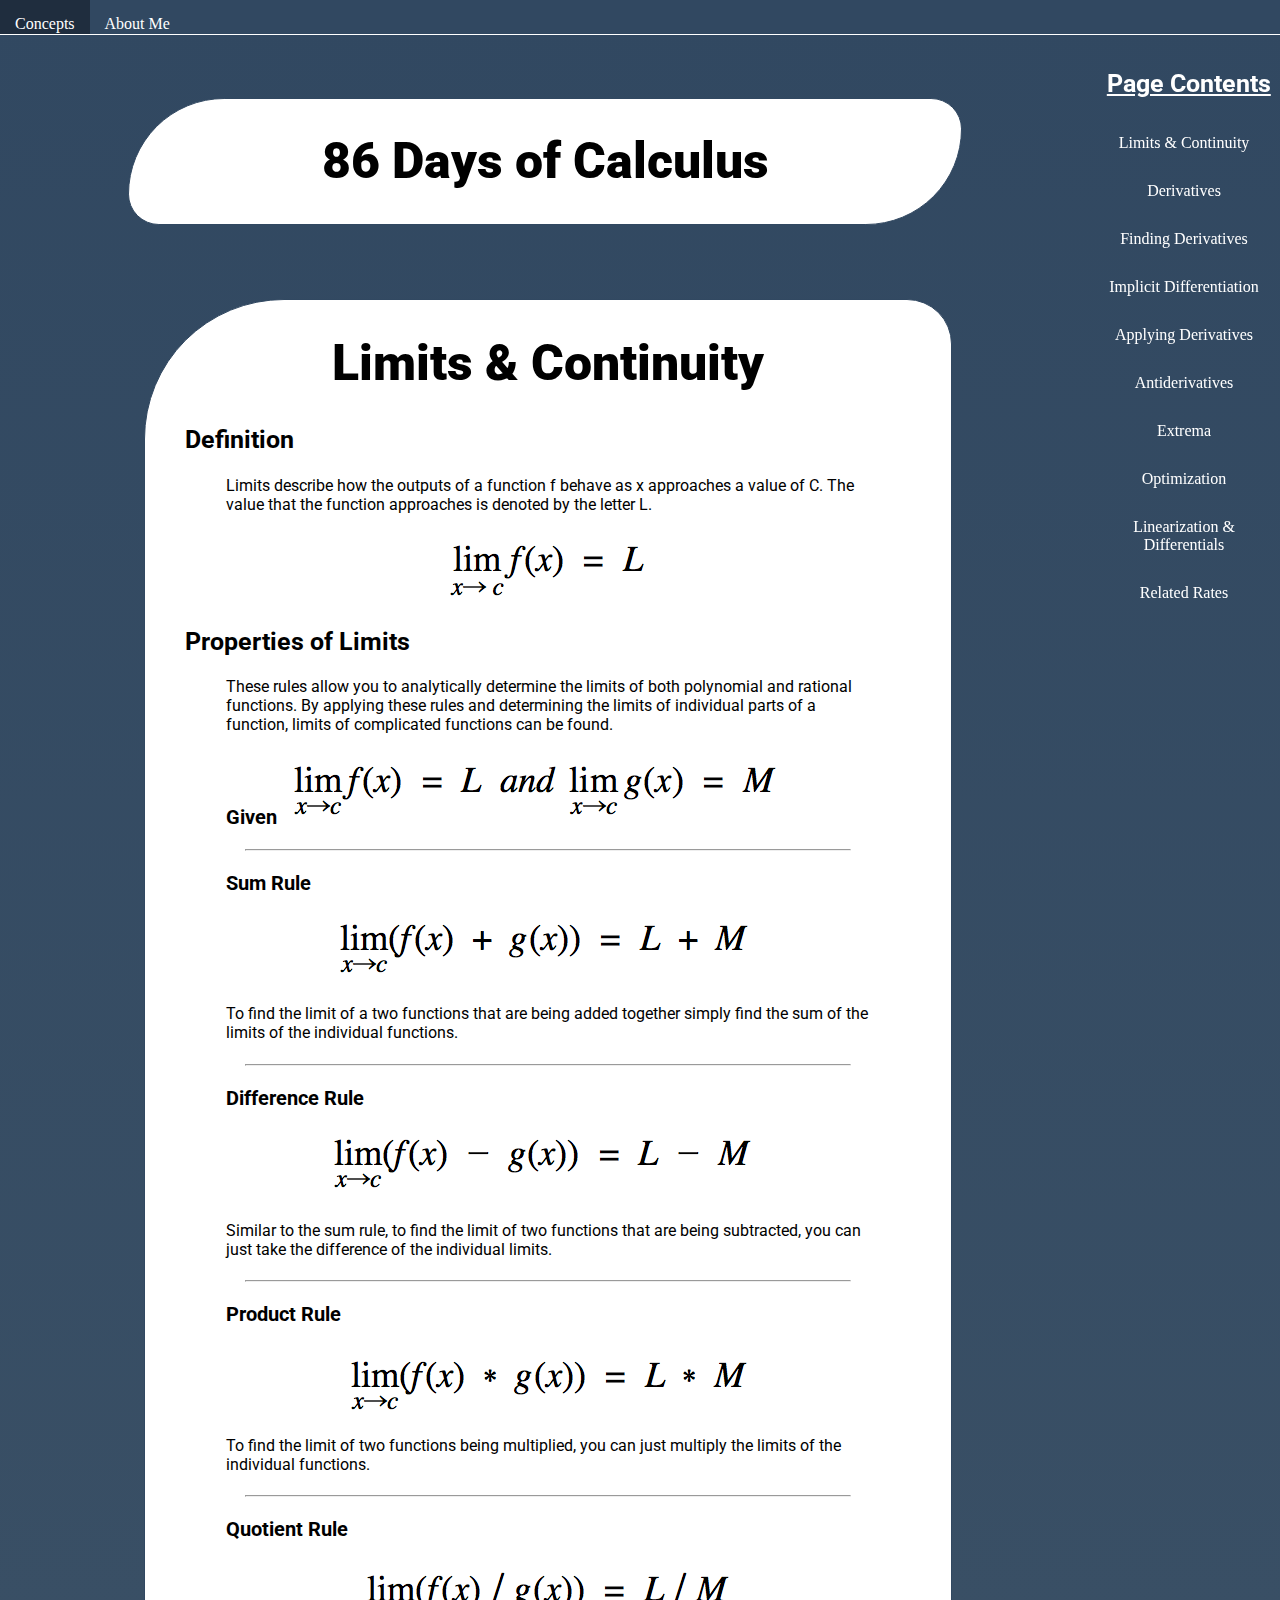
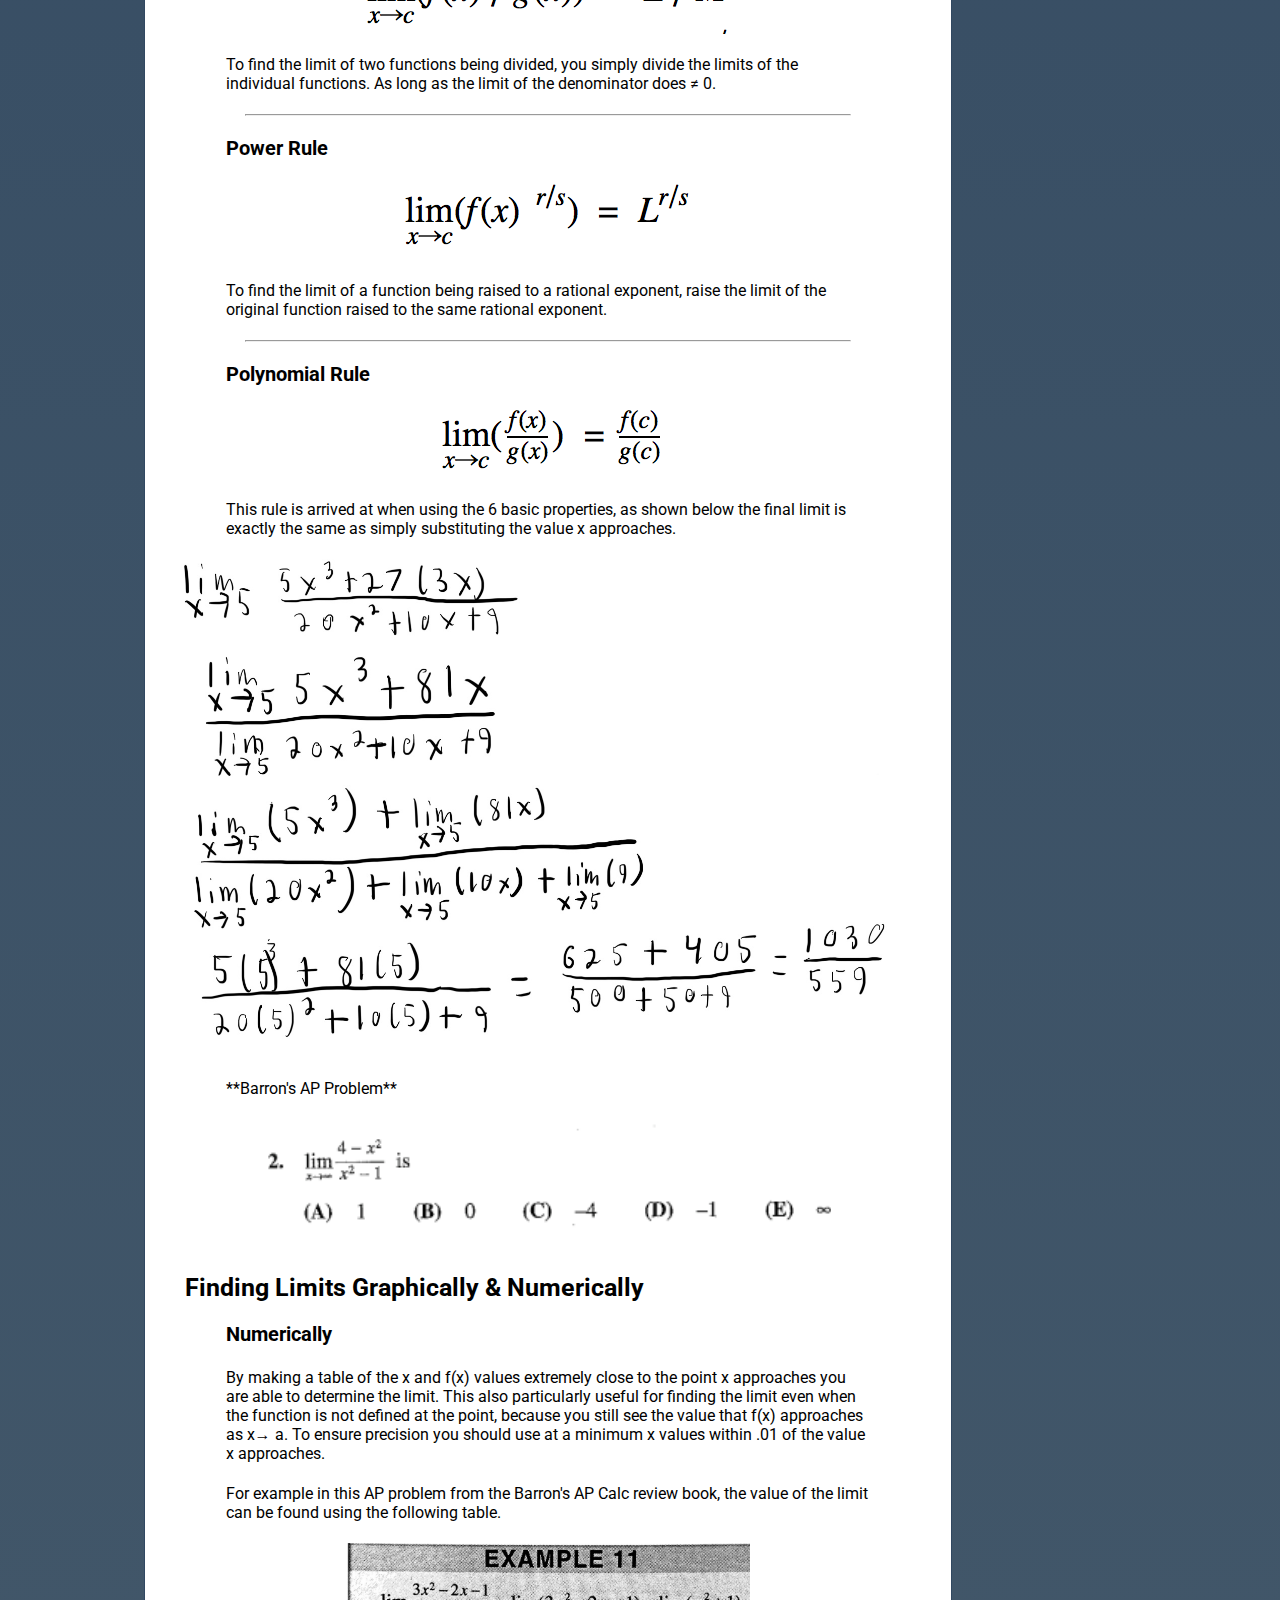
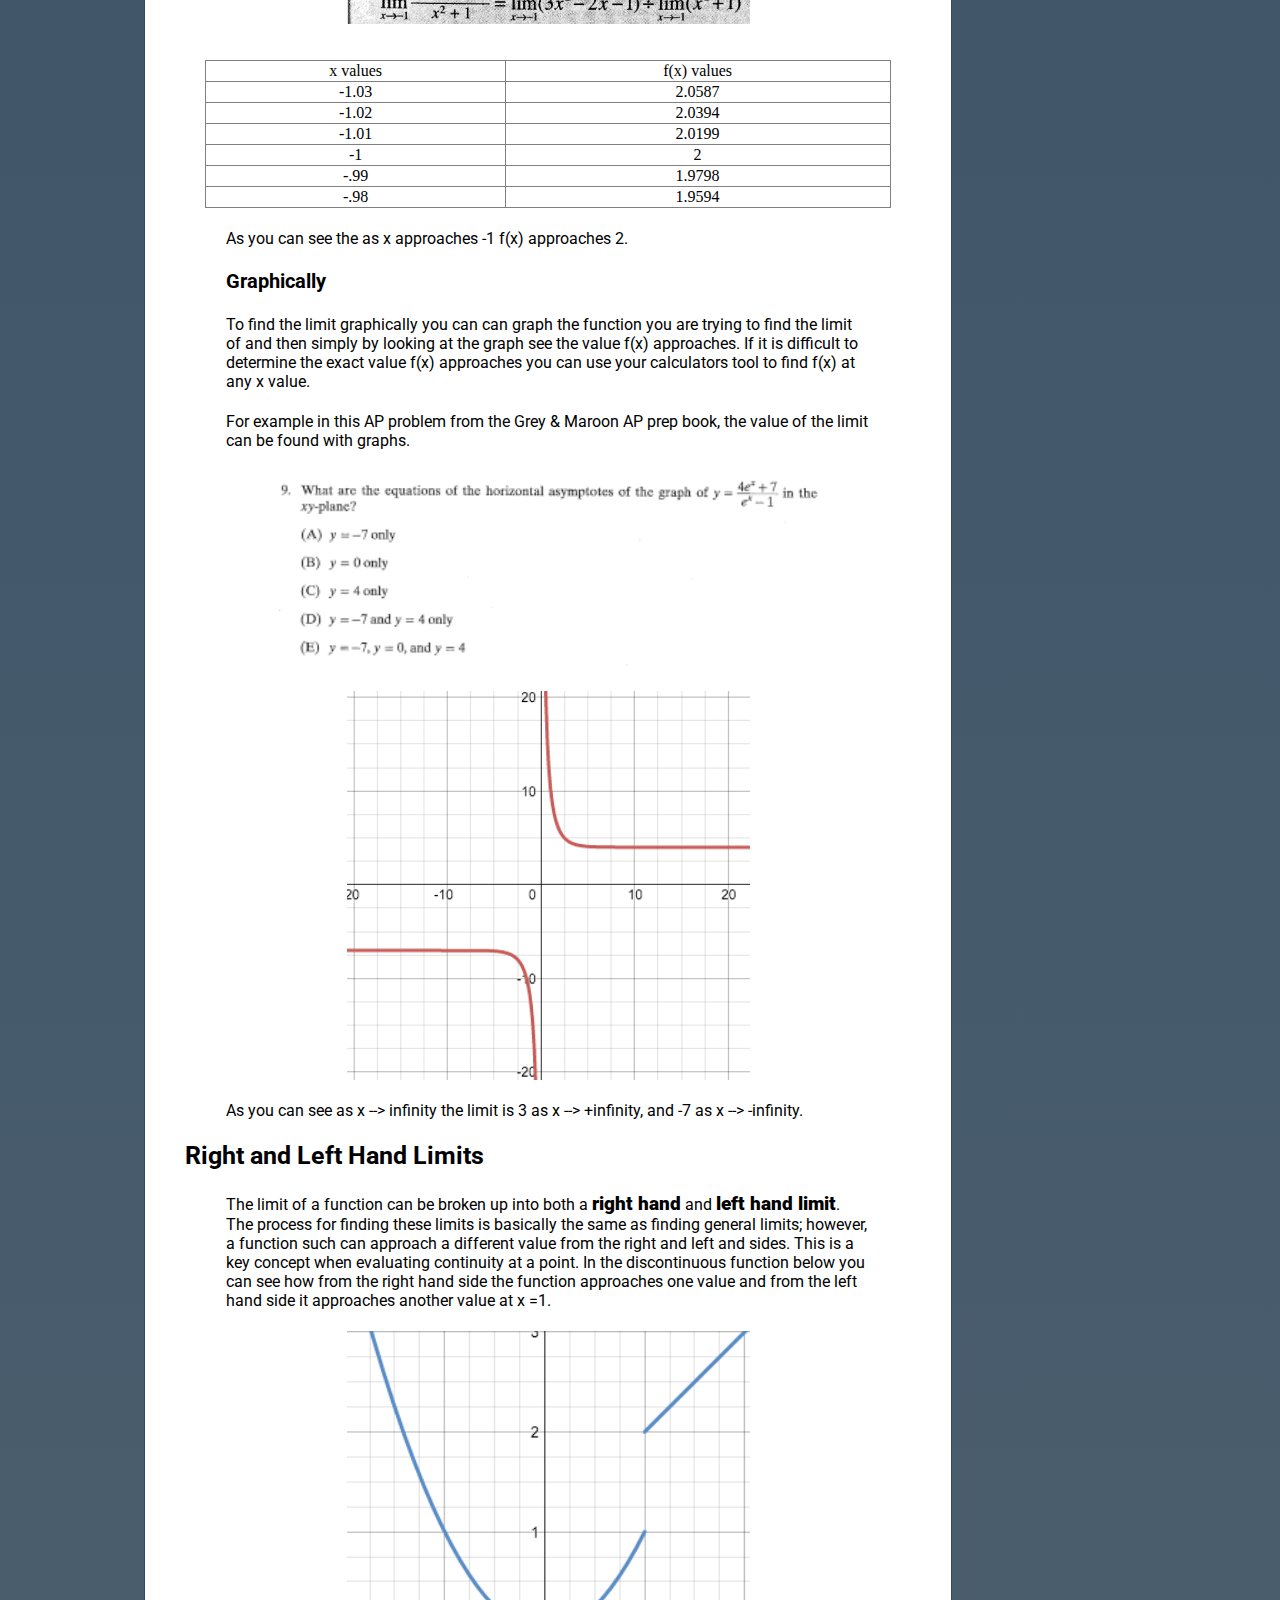
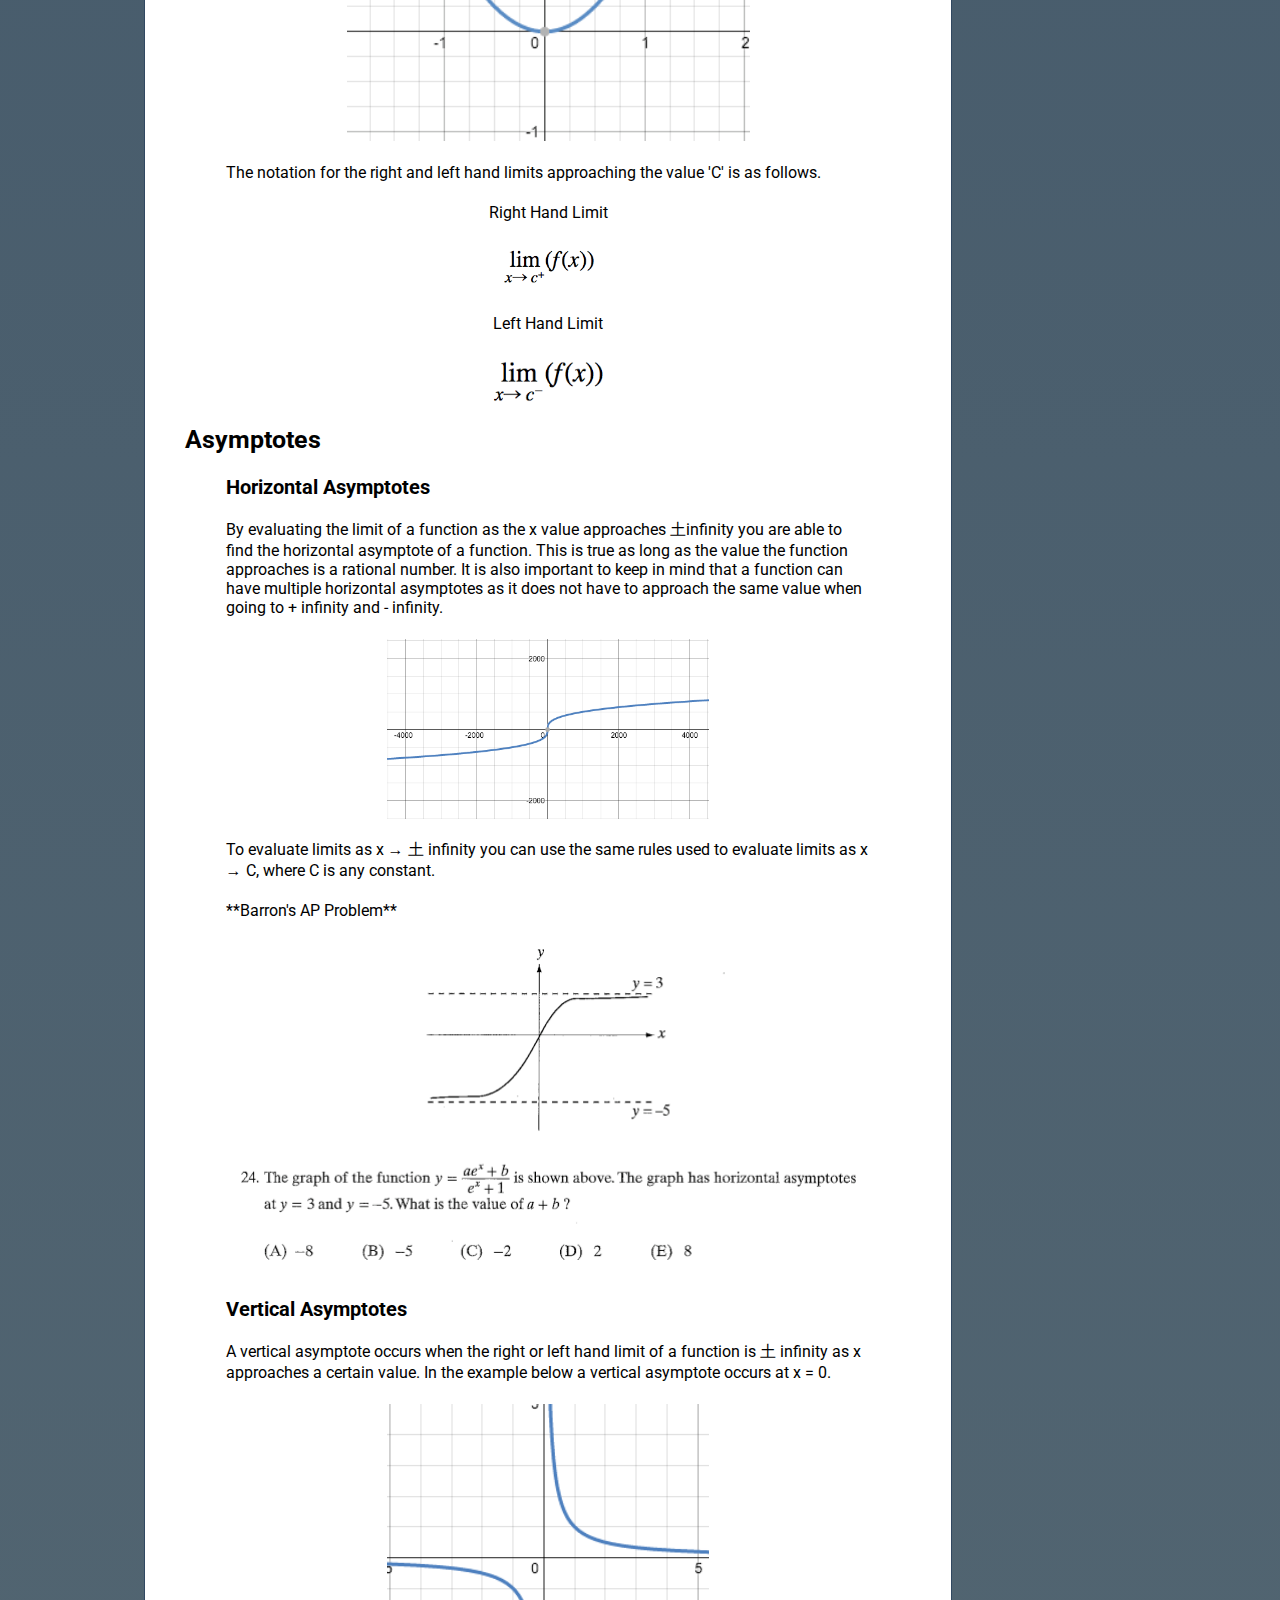
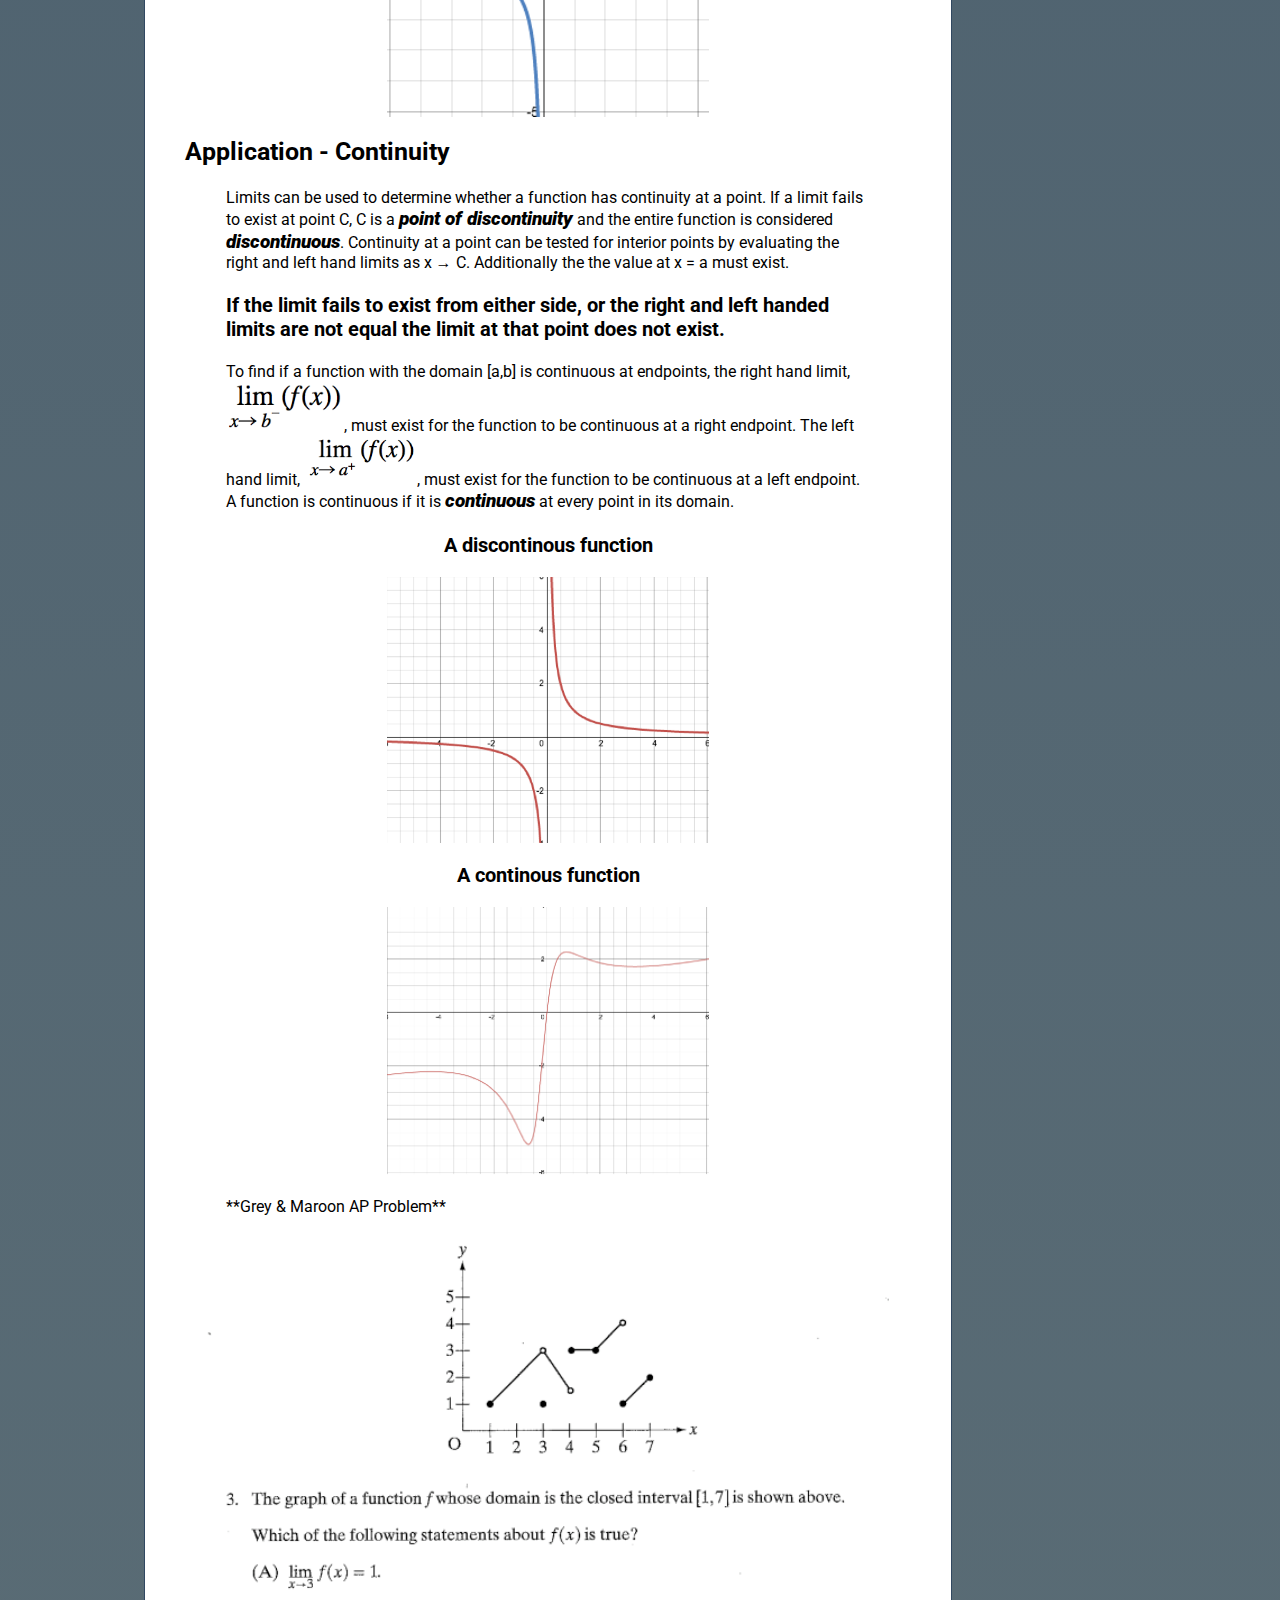
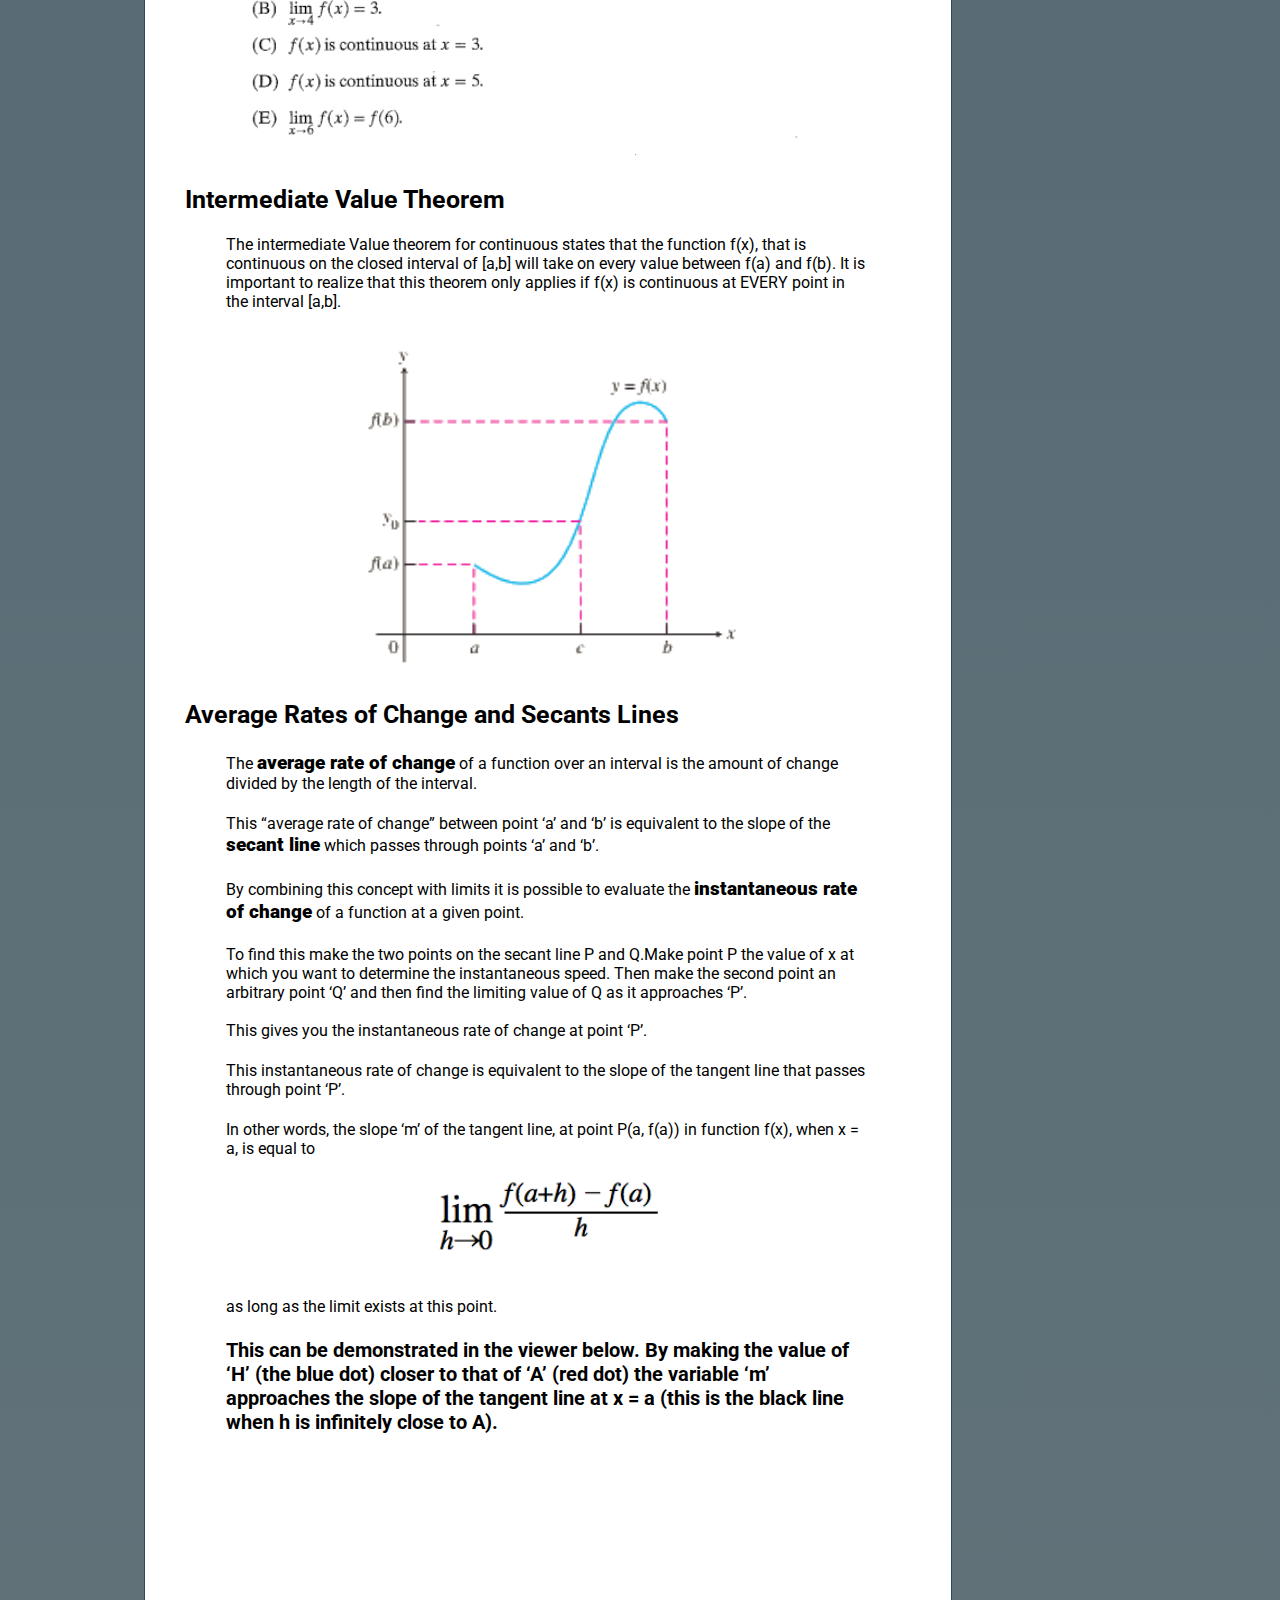
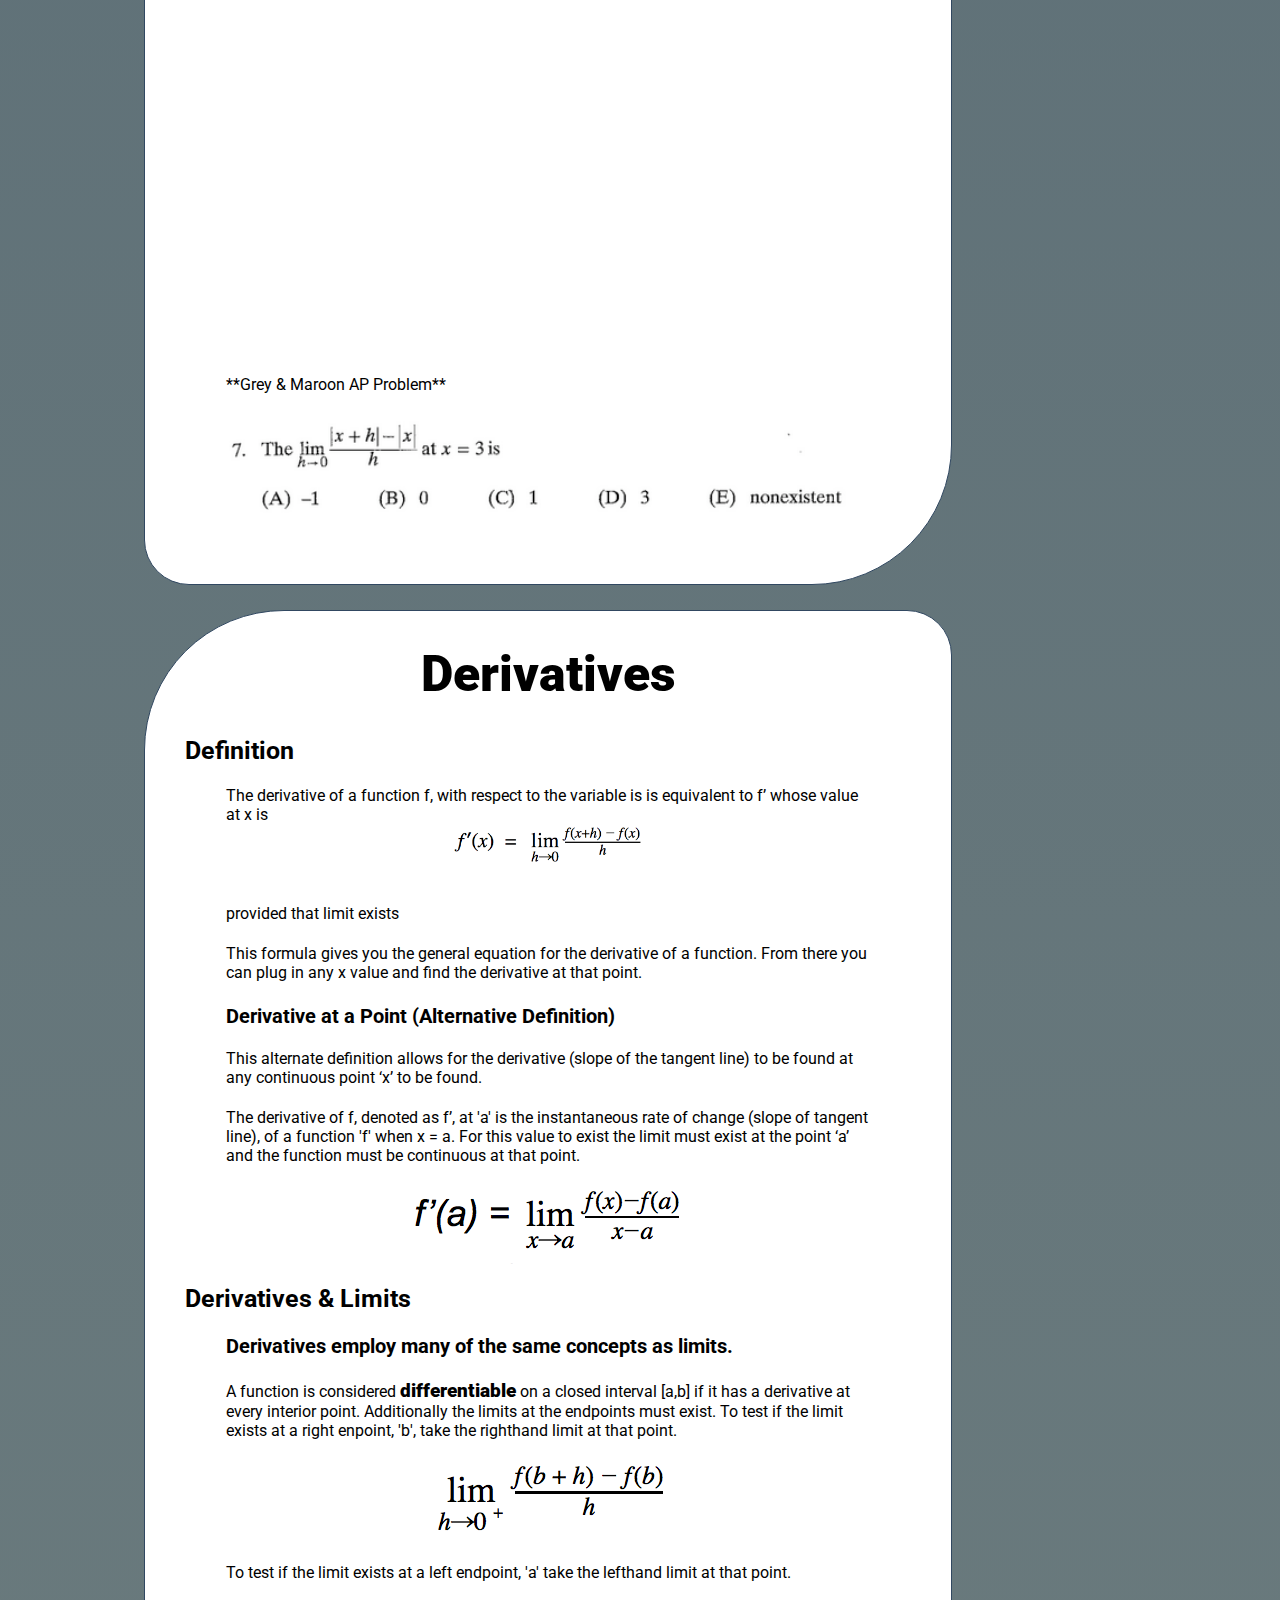
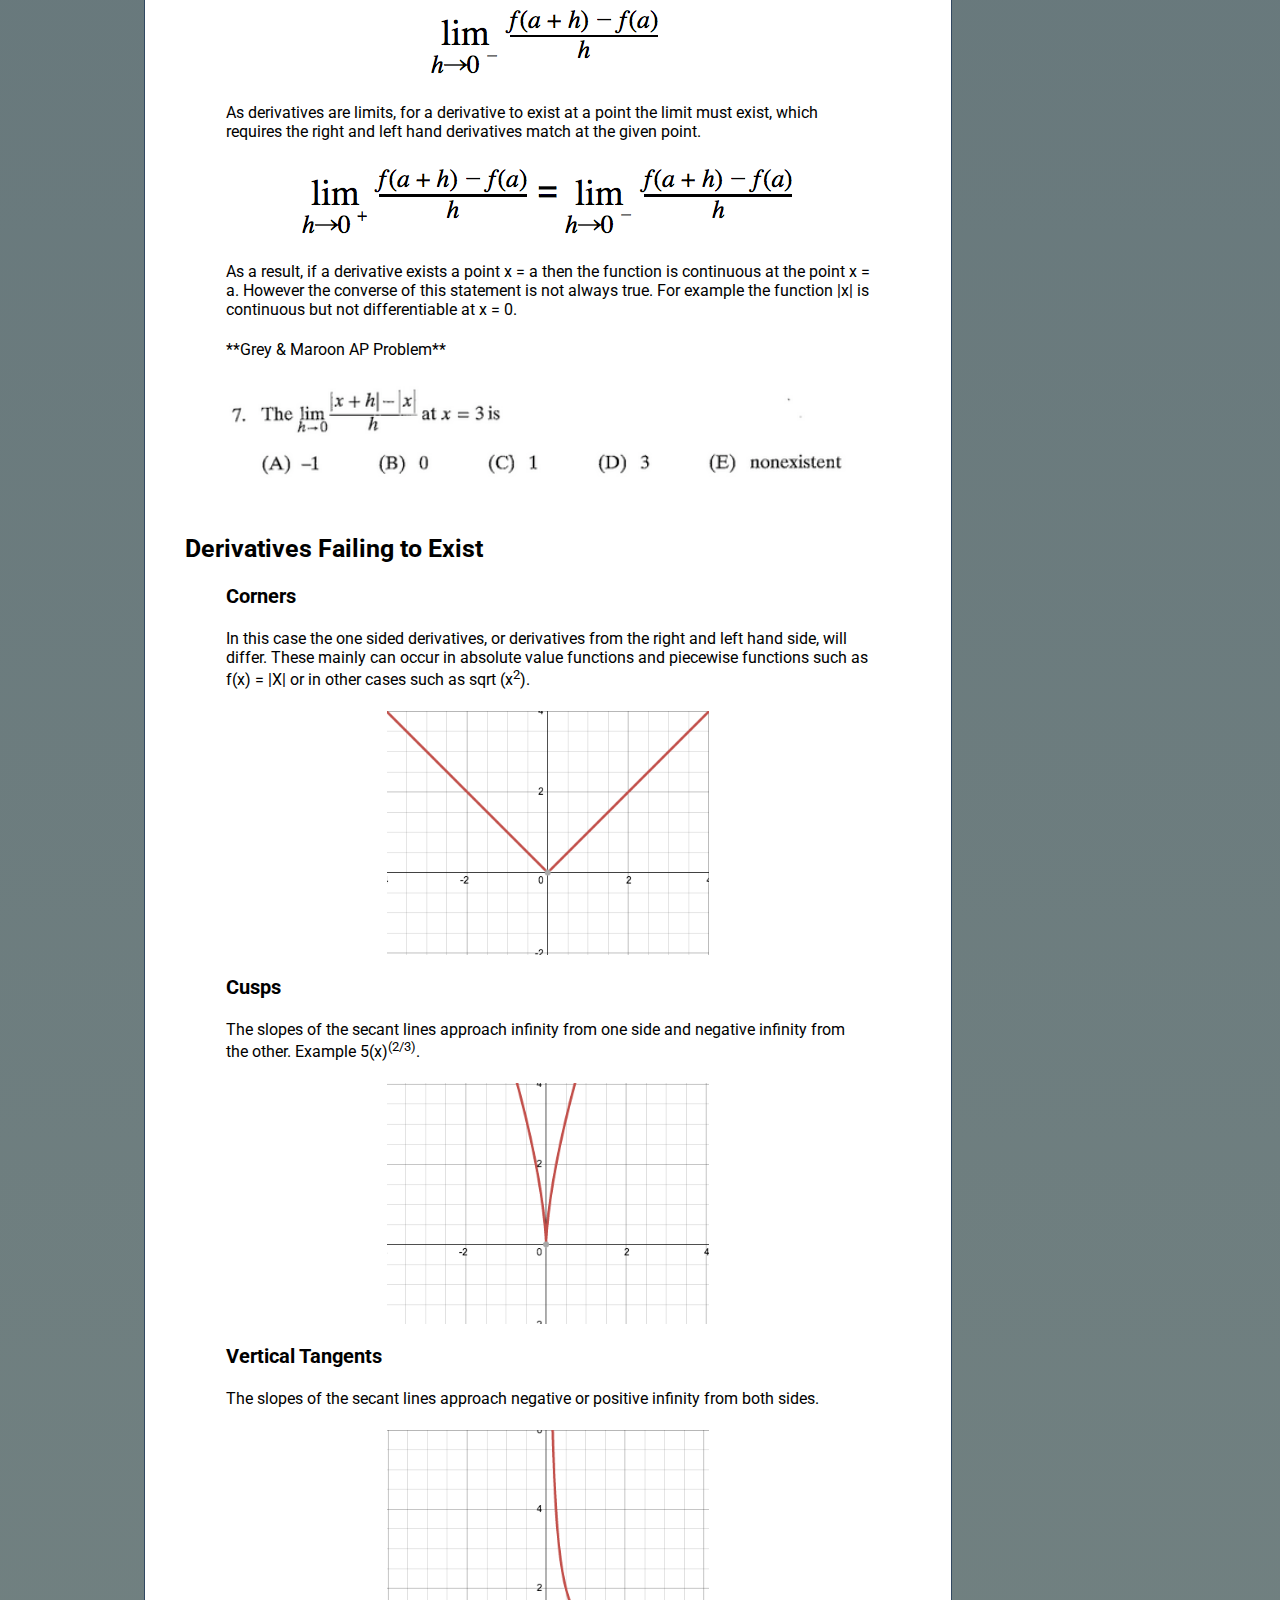
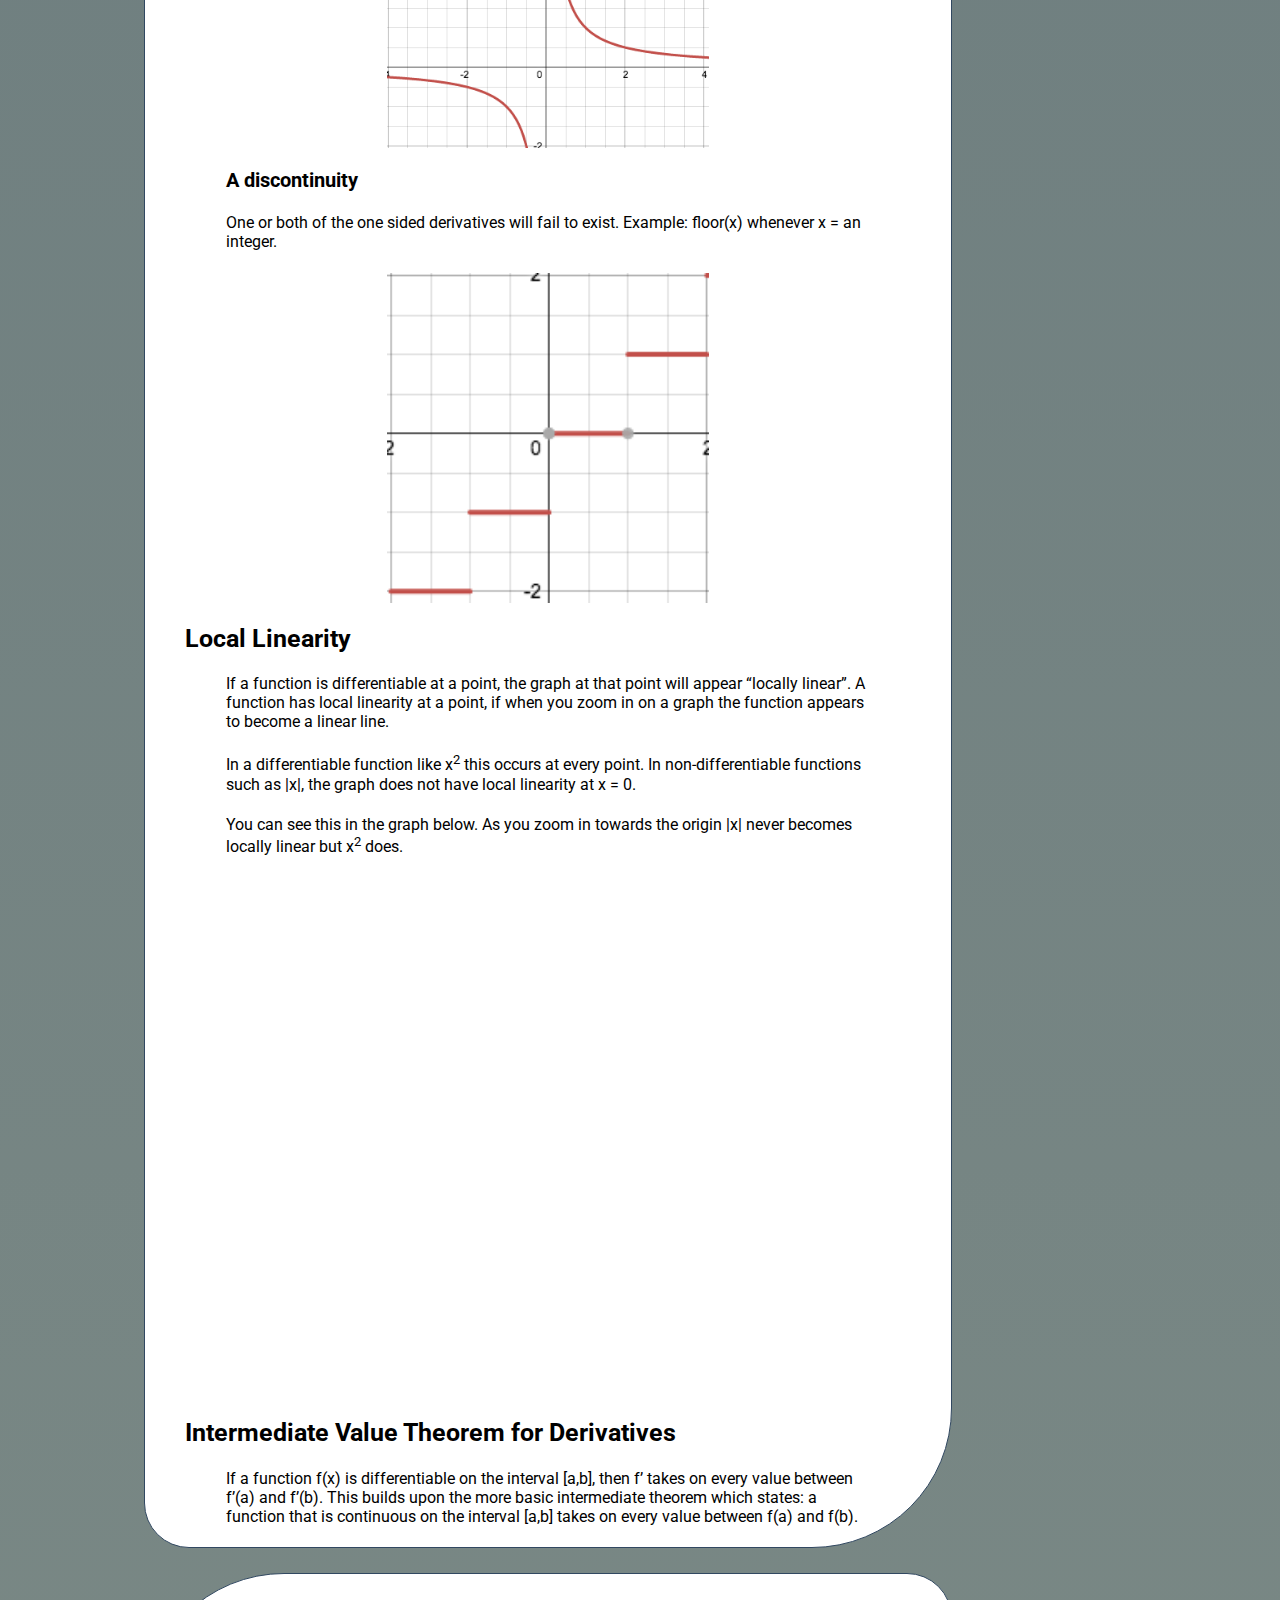
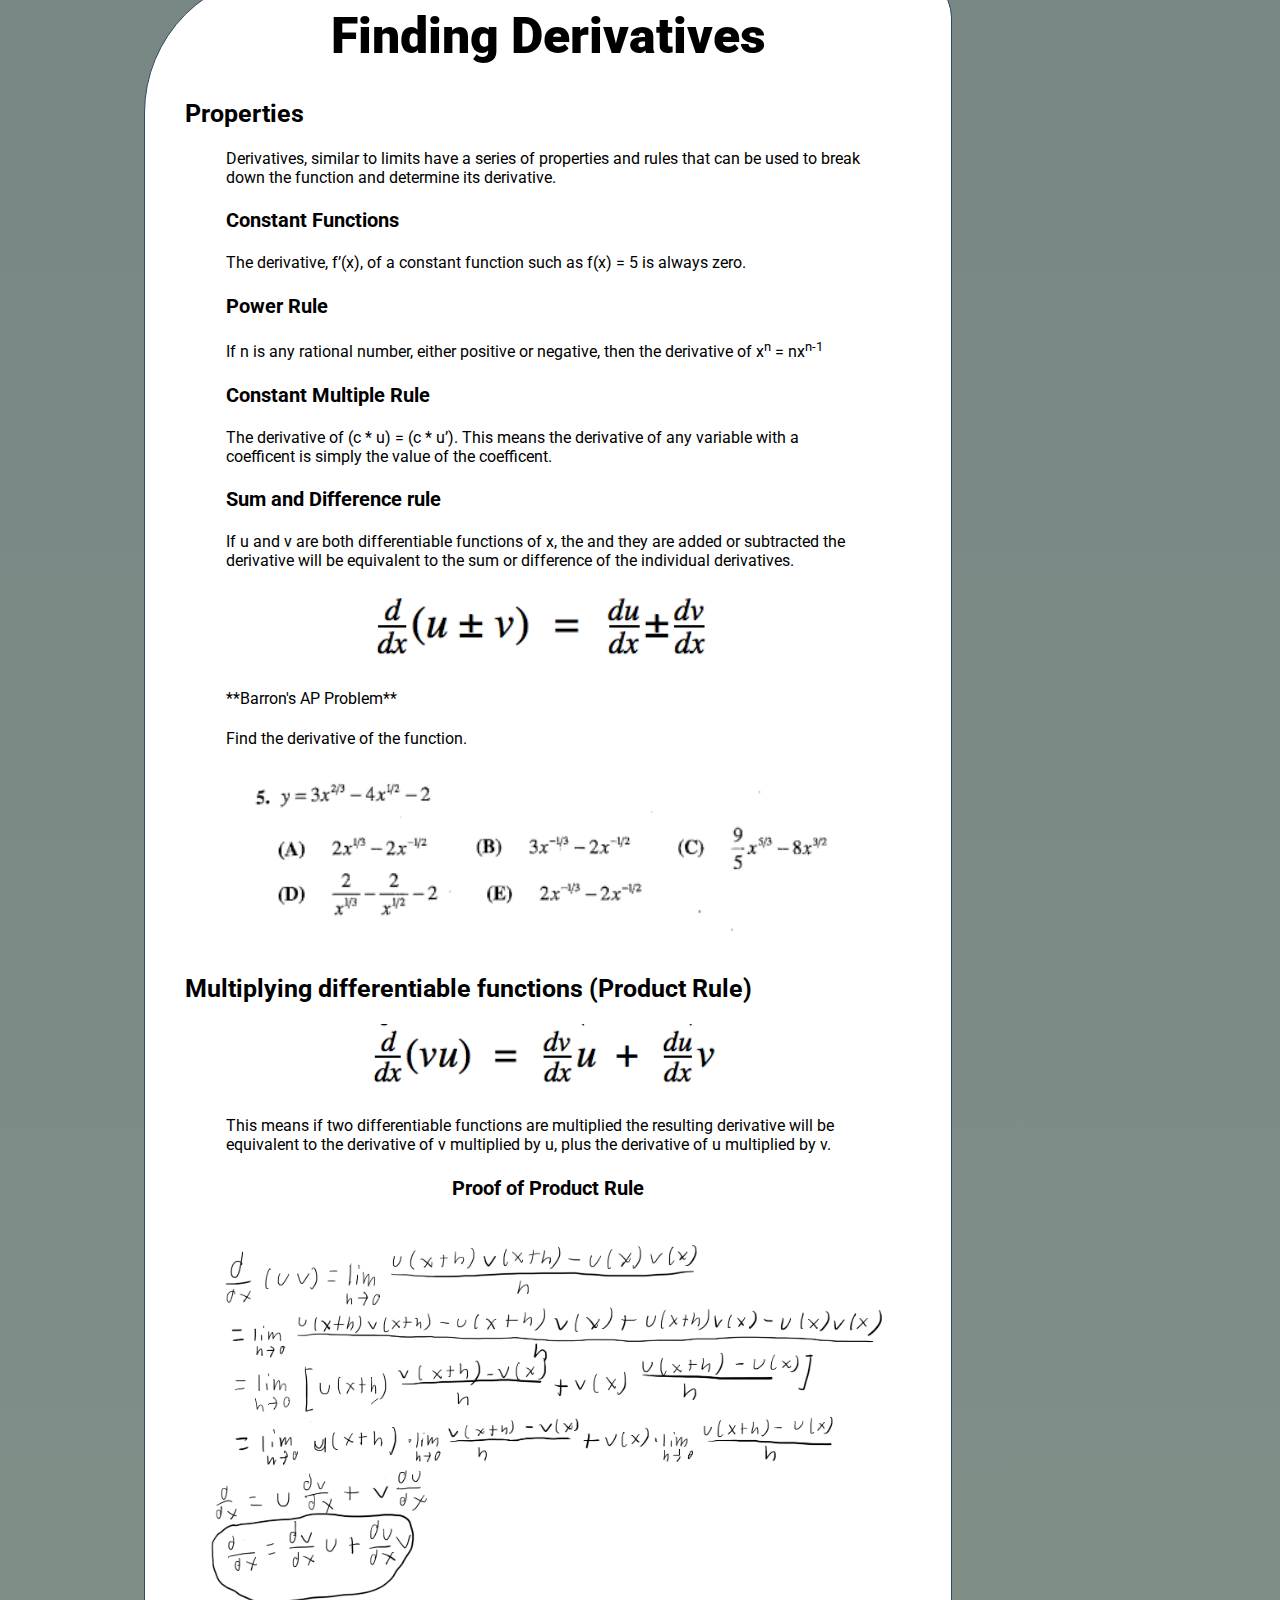
<file: index.html>
<!DOCTYPE html>
<html>
<head>
    <title>86 Days of Calculus</title>
    <link rel="shortcut icon" type="image/png" href="favicon.png"/>
    
    <link rel="stylesheet" type="text/css" href="maincss.css"</link>
    <link href='https://fonts.googleapis.com/css?family=Roboto' rel='stylesheet' type='text/css'> 
    
    <script src="https://www.desmos.com/api/v0.4/calculator.js?apiKey=dcb31709b452b1cf9dc26972add0fda6">        </script>
    <script src="https://ajax.googleapis.com/ajax/libs/jquery/1.11.3/jquery.min.js"></script>

    </head>
   
<body>
    <div id = "wrapper">
    
        <progress value="0" id="progressBar">
            <div class="progress-container">
        <span class="progress-bar"></span>
        </div>
            </progress>
    
<ul id = "tnavbar">
  <li id = "tnavbarli"><a class="active" href="index.html" >Concepts</a></li>
  <li id = "tnavbarli"><a href="me.html">About Me</a></li>
</ul>
   
    
<ul id = "snavbar">
  <li><h2 id = "jumptext"><u>Page Contents</u></h2></li>
    <li id = "snavbarli"><a href="#limits">Limits &amp; Continuity</a></li>
  <li id = "snavbarli"><a href="#derivatives">Derivatives</a></li>
  <li id = "snavbarli"><a href="#findingderivatives">Finding Derivatives</a></li>
    
    <li id = "snavbarli"><a href="#implicit">Implicit Differentiation</a></li>
    <li id = "snavbarli"><a href="#applying">Applying Derivatives

</a></li>
    <li id = "snavbarli"><a href="#antider">Antiderivatives</a></li>
    <li id = "snavbarli"><a href="#extrema">Extrema</a></li>
    <li id = "snavbarli"><a href="#optimization">Optimization</a></li>
    <li id = "snavbarli"><a href="#linear">Linearization &amp; Differentials</a></li>
    <li id = "snavbarli"><a href="#rr">Related Rates</a></li>
    </ul>    
    
    <!--<div>
        <img src="images/whiteboard.jpg" height="100" width="500">
    </div>-->
    <div id = "grad1">
    
        <br></br>
        <br></br>
        
    <div id = "mainbodycontent"><h1>86 Days of Calculus</h1></div>
        
<A Name="limits">
<div id = "homediv">  
        <div id = "mainbodycontent">
        
        <h1>Limits &amp; Continuity</h1>
            
            
        <h2>Definition</h2>
        <h4>Limits describe how the outputs of a function f behave as x approaches a value of C. The value that the function approaches is denoted by the letter L. </h4>
        <img class = 'centerimage'  src='images/limit_def.png'>
             
        <h2>Properties of Limits</h2>
        <h4>These rules allow you to analytically determine the limits of both polynomial and rational functions. By applying these rules and determining the limits of individual parts of a function, limits of complicated functions can be found.
</h4>
            <h3>Given &nbsp;<img src="images/limit_prop.png"></h3>
            
            <hr></hr>
            <h3>Sum Rule</h3>
            <img class = "centerimage" src="images/sum_rule.png">
            <h4>To find the limit of a two functions that are being added together simply find the sum of the limits of the individual functions. </h4>
            <hr></hr>
            
    <h3>Difference Rule</h3>
            <img class = "centerimage" src="images/diff_rule.png">
    <h4>Similar to the sum rule, to find the limit of two functions that are being subtracted, you can just take the difference of the individual limits.</h4>
    <hr></hr>
           
    <h3>Product Rule</h3>
            <img class = "centerimage" src="images/product_rule.png">
    <h4>To find the limit of two functions being multiplied, you can just multiply the limits of the individual functions.</h4>
            <hr></hr>
            
        <h3>Quotient Rule</h3>
            <img class = "centerimage" src="images/quotient_rule.png">
        <h4>To find the limit of two functions being divided, you simply divide the limits of the individual functions. As long as the limit of the denominator does &ne; 0.</h4>
            <hr></hr>
            
        <h3>Power Rule</h3>
            <img class = "centerimage" src="images/power_rule.png">
        <h4>To find the limit of a function being raised to a rational exponent, raise the limit of the original function raised to the same rational exponent.</h4>
            <hr></hr>
            <h3>Polynomial Rule</h3>
            <img class = "centerimage" src="images/poly_rule.png">
            <h4>This rule is arrived at when using the 6 basic properties, as shown below the final limit is exactly the same as simply substituting the value x approaches.</h4>
            <img class = "centerimage" src="images/poly_proof.jpg" style = "width: 95%;">
    
    <h4>**Barron's AP Problem**</h4>
    <img class = "centerimage" src="images/limit_ex3.png" style = "width: 75%;">
        
            <h2>Finding Limits Graphically &amp; Numerically</h2>
    
    <h3>Numerically</h3>
    <h4>By making a table of the x and f(x) values extremely close to the point x approaches you are able to determine the limit. This also particularly useful for finding the limit even when the function is not defined at the point, because you still see the value that f(x) approaches as x→ a. To ensure precision you should use at a minimum x values within .01 of the value x approaches. </h4>
    <h4>For example in this AP problem from the Barron's AP Calc review book, the value of the limit can be found using the following table. </h4>
    
     <img class = "centerimage" src="images/table_example.jpg" style="width: 50%">
    <br></br>
    <table border="1" style="width:85%; border-collapse: collapse;margin-left:auto;margin-right:auto;text-align:center">
    <tr>
        <td>x values</td>
        <td>f(x) values</td>
        
        
        </tr>
        
        <tr>
        <td>-1.03</td>
            <td>2.0587</td>
        </tr>
        
        <tr>
        <td>-1.02</td>
            <td>2.0394</td>
        </tr>
        
        <tr>
        <td>-1.01</td>
            <td>2.0199</td>
        </tr>
        
        <tr>
        <td>-1</td>
            <td>2</td>
        </tr>
        
        <tr>
        <td>-.99</td>
            <td>1.9798</td>
        </tr>
        <tr>
        <td>-.98</td>
            <td>1.9594</td>
        </tr>
        
    </table>

<h4>As you can see the as x approaches -1 f(x) approaches 2.</h4>
    
    <h3>Graphically</h3>
    <h4>To find the limit graphically you can can graph the function you are trying to find the limit of and then simply by looking at the graph see the value f(x) approaches. If it is difficult to determine the exact value f(x) approaches you can use your calculators tool to find f(x) at any x value. </h4>
   
<h4>For example in this AP problem from the Grey &amp; Maroon AP prep book, the value of the limit can be found with graphs.</h4>
<img class = "centerimage" src="images/limit_graphical_example.png" style="width: 70%">
 <img class = "centerimage" src="images/limit_graphical2.png" style="width: 50%">
<h4>As you can see as x --> infinity the limit is 3 as x --> +infinity, and -7 as x --> -infinity.</h4>
    
            <h2>Right and Left Hand Limits</h2>
    <h4>The limit of a function can be broken up into both a <strong>right hand</strong> and <strong>left hand limit</strong>. The process for finding these limits is basically the same as finding general limits; however, a function such can approach a different value from the right and left and sides. This is a key concept when evaluating continuity at a point. In the discontinuous function below you can see how from the right hand side the function approaches one value and from the left hand side it approaches another value at x =1. </h4>
    <img class = "centerimage" src="images/discon_ex1.png" style="width: 50%">
    <h4>The notation for the right and left hand limits approaching the value 'C' is as follows. </h4>
    <h4 style="text-align:center">Right Hand Limit</h4>
    <img src="images/righthand_limit.png" class = "centerimage" style="width:20
        %; height: 50px;">
    
    <h4 style="text-align:center" >Left Hand Limit</h4>
    <img src="images/lefthand_limit.png" class = "centerimage" style="width:20
        %; height: 50px;">
    
    <h2>Asymptotes </h2>
    
    <h3>Horizontal Asymptotes</h3>
    <h4>By evaluating the limit of a function as the x value approaches 土infinity you are able to find the horizontal asymptote of a function. This is true as long as the value the function approaches is a rational number. It is also important to keep in mind that a function can have multiple horizontal asymptotes as it does not have to approach the same value when going to + infinity and - infinity. </h4>
    <img src="images/horizontal_as.png" class="centerimage"  style="width:40%;">
    <h4>To evaluate limits as x → 土 infinity you can use the same rules used to evaluate limits as x → C, where C is any constant. </h4>


    <h4>**Barron's AP Problem**</h4>
  <img src="images/hor_ex1.png" class = "centerimage" style="width:80%;">
    
    <h3>Vertical Asymptotes</h3>
    <h4>A vertical asymptote occurs when the right or left hand limit of a function is 土 infinity as x approaches a certain value. In the example below a vertical asymptote occurs at x = 0.</h4>
    <img src="images/vertical_as.png" class="centerimage"  style="width:40%;">
    
    
    
            <h2>Application - Continuity </h2>
        <h4>Limits can be used to determine whether a function has continuity at a point. If a limit fails to exist at point C, C is a <i><strong>point of discontinuity</strong></i> and the entire function is considered <i><strong>discontinuous</strong></i>. Continuity at a point can be tested for interior points by evaluating the right and left hand limits as x → C. Additionally the the value at x = a must exist.</h4>
    <h3>If the limit fails to exist from either side, or the right and left handed limits are not equal the limit at that point does not exist. </h3>
    <h4>To find if a function with the domain [a,b] is continuous at endpoints, the right hand limit, <img src="images/righthand_limit_end.png" style="width:20
        %; height: 50px;">, must exist for the function to be continuous at a right endpoint. The left hand limit, <img src="images/lefthand_limit_end.png" style="width:20
        %; height: 50px;">, must exist for the function to be continuous at a left endpoint. A function is continuous if it is <i><strong>continuous</strong></i> at every point in its domain. </h4>
        
    <h3 style="text-align:center;">A discontinous function</h3> <img src="images/dicontin_function.png " class="centerimage"  style="width:40%;">
    <h3 style="text-align:center;">A continous function</h3> <img src="images/contin_function.png" class="centerimage" style="width: 40%;" >
    
 <h4>**Grey &amp; Maroon AP Problem**</h4>
  <img src="images/rl_limex.png" class = "centerimage" style="width:85%;">
    
    <h2>Intermediate Value Theorem</h2>
    <h4>The intermediate Value theorem for continuous states that the function f(x), that is continuous on the closed interval of [a,b] will take on every value between f(a) and f(b). It is important to realize that this theorem only applies if f(x) is continuous at EVERY point in the interval [a,b].</h4>
    
    <img src="images/intermediate.png" class="centerimage"  style="width:50%;">
        <h2>Average Rates of Change and Secants Lines</h2>
            
    
        <h4>The <strong>average rate of change</strong> of a function over an interval is the amount of change divided by the length of the interval.</h4>  
    <h4>This “average rate of change” between point ‘a’ and ‘b’ is equivalent to the slope of the <strong>secant line</strong> which passes through points ‘a’ and ‘b’.</h4>  
    
    <h4>By combining this concept with limits it is possible to evaluate the <strong>instantaneous rate of change</strong> of a function at a given point.</h4>
    
    <h4>To find this make the two points on the secant line P and Q.Make point P the value of x at which you want to determine the instantaneous speed. Then make the second point an arbitrary point ‘Q’ and then find the limiting value of Q as it approaches ‘P’. <br></br>This gives you the instantaneous rate of change at point ‘P’. </h4>  
    <h4>This instantaneous rate of change is equivalent to the slope of the tangent line that passes through point ‘P’. </h4>
    
    <h4> In other words, the slope ‘m’ of the tangent line, at point P(a, f(a)) in function f(x), when x = a, is equal to <br></br><img src="images/deriv_limit.png" class = "centerimage" style="width:35%"> <br></br>as long as the limit exists at this point. </h4>
    
<h3>This can be demonstrated in the viewer below. By making the value of ‘H’ (the blue dot) closer to that of ‘A’ (red dot) the variable ‘m’ approaches the slope of the tangent line at x = a (this is the black line when h is infinitely close to A). </h3>

<div id="calculator1"></div>

<h4>**Grey &amp; Maroon AP Problem**</h4>
  <img src="images/limh.png" class = "centerimage" style="width:85%;">
<br></br>
                                                                     
 
<A Name="derivatives"> 
     </div>
    
    <div  id = "mainbodycontent">
        <h1>Derivatives</h1>
        
        <h2>Definition</h2>
        <h4>The derivative of a function f, with respect to the variable is is equivalent to f’ whose value at x is <img src="images/deriv_def_2.png"  class = "centerimage" style="width:30%;"> <br></br>provided that limit exists</h4>
        
        
        <h4>This formula gives you the general equation for the derivative of a function. From there you can plug in any x value and find the derivative at that point. </h4>
        
        <h3>Derivative at a Point (Alternative Definition)</h3>
        
        <h4>This alternate definition allows for the derivative (slope of the tangent line) to be found at any continuous point ‘x’ to be found. </h4>
        
        <h4>The derivative of f, denoted as f’, at 'a' is the instantaneous rate of change (slope of tangent line), of a function 'f' when x = a. For this value to exist the limit must exist at the point ‘a’ and the function must be continuous at that point.</h4>
        <img src="images/deriv_def.png" class = "centerimage">
        
        <h2>Derivatives &amp; Limits</h2>
        <h3>Derivatives employ many of the same concepts as limits. </h3>
        <h4>A function is considered <strong>differentiable</strong> on a closed interval [a,b] if it has a derivative at every interior point. Additionally the limits at the endpoints must exist. To test if the limit exists at a right enpoint, 'b', take the righthand limit at that point.</h4>
        <img src="images/right_endpoint.png" class = "centerimage">
        <h4>To test if the limit exists at a left endpoint, 'a' take the lefthand limit at that point.</h4>
         <img src="images/left_endpoint.png" class = "centerimage">
        <h4>As derivatives are limits, for a derivative to exist at a point the limit must exist, which requires the right and left hand derivatives match at the given point.  </h4>
        <img src="images/equal_deriv_limit.png" class = "centerimage">
        <h4> As a result, if a derivative exists a point  x = a then the function is continuous at the point x = a. However the converse of this statement is not always true. For example the function |x| is continuous but not differentiable at x = 0.</h4>
        
        
        <h4>**Grey &amp; Maroon AP Problem**</h4>
  <img src="images/limh.png" class = "centerimage" style="width:85%;">
        
        <h2>Derivatives Failing to Exist</h2>
        <h3>Corners</h3>
        <h4>In this case the one sided derivatives, or derivatives from the right and left hand side, will differ. These mainly can occur in absolute value functions and piecewise functions such as f(x) = |X| or in other cases such as sqrt (x<sup>2</sup>).</h4>
        <img src="images/corner.png" class = "centerimage" style="width: 40%;">
        
        <h3>Cusps</h3>
        <h4>The slopes of the secant lines approach infinity from one side and negative infinity from the other. Example 5(x)<sup>(2/3)</sup>.</h4>
        <img src="images/cusp.png" class = "centerimage" style="width: 40%;">
        
        <h3>Vertical Tangents</h3>
        <h4>The slopes of the secant lines approach negative or positive infinity from both sides. </h4>
        <img src="images/vertical_tangent.png" class = "centerimage" style="width: 40%;">
        
        <h3>A discontinuity</h3>
        <h4>One or both of the one sided derivatives will fail to exist. Example: floor(x) whenever x = an integer. </h4>
        <img src="images/floor.png" class = "centerimage" style="width: 40%;">
        
        
        
        <h2>Local Linearity</h2>
        <h4> If a function is differentiable at a point, the graph at that point will appear “locally linear”. A function has local linearity at a point, if when you zoom in on a graph the function appears to become a linear line.</h4>
        <h4>In a differentiable function like x<sup>2</sup> this occurs at every point. In non-differentiable functions such as |x|, the graph does not have local linearity at x = 0. </h4>
        <h4> You can see this in the graph below. As you zoom in towards the origin |x| never becomes locally linear but x<sup>2</sup> does.</h4>
        <div id="calculator2" style="padding-bottom: 20px;"></div>
        
        
        <h2>Intermediate Value Theorem for Derivatives</h2>
        <h4>If a function f(x) is differentiable on the interval [a,b], then f’ takes on every value between f’(a) and f’(b). This builds upon the more basic intermediate theorem which states: a function that is continuous on the interval [a,b] takes on every value between f(a) and f(b).</h4>
        
        <A Name="findingderivatives">
          
    </div>
    
     <div  id = "mainbodycontent">
        <h1>Finding Derivatives</h1>
        
        <h2>Properties</h2>
         <h4>Derivatives, similar to limits have a series of properties and rules that can be used to break down the function and determine its derivative.</h4>
        
         <h3>Constant Functions</h3>
        <h4>The derivative, f’(x),  of a constant function such as f(x) = 5 is always zero.</h4>
         <h3>Power Rule</h3>
        <h4>If n is any rational number, either positive or negative, then the derivative of x<sup>n</sup> = nx<sup>n-1</sup></h4>
        
        <h3>Constant Multiple Rule</h3>
        <h4>The derivative of (c * u) = (c * u’). This means the derivative of any variable with a coefficent is simply the value of the coefficent.</h4>
         
         <h3>Sum and Difference rule</h3>
        <h4>If u and v are both differentiable functions of x, the and they are added or subtracted the derivative will be equivalent to the sum or difference of the individual derivatives. </h4>
         <img src="images/sum_diff_rule.png" class = "centerimage" style="width: 45%;">
        
         <h4>**Barron's AP Problem**</h4>
<h4>Find the derivative of the function.</h4>   
<img class = "centerimage" src="images/power_deriv.png" style = "width: 75%;">
         
         
        <h2>Multiplying differentiable functions (Product Rule)</h2>
         <img src="images/product_rule_der.png" class = "centerimage" style="width: 45%;">
        <h4>This means if two differentiable functions are multiplied the resulting derivative will be equivalent to the derivative of v multiplied by u, plus the derivative of u multiplied by v. </h4>
         
         <h3 style="text-align:center;">Proof of Product Rule</h3>
         <img src="images/product_proof.png" class = "centerimage" style="width: 85%;">
        <h4>When solving for these equations it is helpful to break down the equation and determine the values of u, u’, v and v’.</h4>
     
         
         <h2>Dividing Differentiable functions (Quotient Rule)</h2>
         <img src="images/quotient_rule_der.png" class = "centerimage" style="width: 45%;">
        <h4>This means if the differentiable function u is divided by the differentiable function v at any point where v &ne; 0, the derivative is equivalent to: ((the derivative of u multiplied by v) minus (the derivative of v multiplied by u)) all divided by v<sup>2</sup> </h4>
        <h3 style="text-align:center;">Proof of Quotient Rule</h3>
         <img src="images/quotient_proof.png" class = "centerimage" style="width: 85%;">
         

        <h4>As with the product rule it is useful to identify and find the values of u, u’, v, and v’.</h4>
         
         
         <h2>Finding Second, <span style="font-size: 20px;">Third,</span> <span style="font-size: 15px;">Fourth, </span><span style="font-size: 10px;">Fifth, </span><span style="font-size: 8px;">Six, </span> <span style="font-size: 6px;">Seventh, </span> <span style="font-size: 4px;">Eighth, </span>.... Derivatives
</h2>
        <h4>These same rules can be applied to find the second and higher order derivatives of a function. The notation for finding the second and third derivatives is y’’ and y’’’ respectively.  For any higher order derivative it is simply denoted by y<sup>(n)</sup>.</h4>
         <h4>To find a higher order derivative you simply take the derivative of the first function and then to find a second derivative take the derivative of the first derivative. Continue this process as many times as necessary.</h4>
         
         <h4>Example problems (combining multiple rules)</h4>
    
        
        <h2>Derivatives of Basic Trig Functions</h2>
         <table border="1" style="width:85%; border-collapse: collapse;margin-left:auto;margin-right:auto;text-align:center">
         <tr>
             <td>Function</td>
             <td>Derivative</td>
             </tr>
        <tr>
             <td>sin(x)</td>
            <td>cos(x)</td>
             </tr>
             <tr>
             <td>cos(x)</td>
            <td>-sin(x)</td>
             </tr>
             <tr>
             <td>tan(x)</td>
            <td>sec<sup>2</sup>(x)</td>
             </tr>
             <tr>
             <td>cot(x)</td>
            <td>-csc<sup>2</sup>(x)</td>
             </tr>
             <tr>
             <td>csc(x)</td>
            <td>-csc(x) * cot(x)</td>
             </tr>
             <td>sec(x)</td>
            <td>sec(x) * tan(x)</td>
             </tr>
         </table>
        
        <h3>Sine Functions</h3>
        <h4>The derivative of the function sin(x) is cos(x). This can be seen graphically by graphing the derivative, nDeriv(sin(x)), and the graph cos(x). These two functions will match exactly at every point. </h4>
        
        <h3>Cosine Functions</h3>
        <h4>The derivative of the function cos(x) is - sin(x). This can also be seen in the graph below. The graph of the derivative of cos(x) is equivalent to the graph of -sin(x).
 </h4>
        
        <h3>Other Trig Functions</h3>
        <h4>Knowing the derivatives of sine and cosine functions allow the other basic trigonometric functions to be found as tan, cot, sec, and csc can all be defined in terms of sin and cos. 
 </h4>




        <h2>Derivatives of Inverse Trig Functions</h2>
        
         <table border="1" style="width:85%; border-collapse: collapse;margin-left:auto;margin-right:auto;text-align:center">
         <tr>
             <td>Function</td>
             <td>Derivative</td>
             </tr>
        <tr>
             <td>sin<sup>-1</sup>(x)</td>
            <td><img src="images/sine_inv.png"></td>
             </tr>
             <tr>
             <td>cos<sup>-1</sup>(x)</td>
            <td><img src="images/cos_inv.png"></td>
             </tr>
             <tr>
             <td>tan<sup>-1</sup>(x)</td>
            <td><img src="images/tan_inv.png"></td>
             </tr>
             <tr>
             <td>cot<sup>-1</sup>(x)</td>
            <td><img src="images/cot_inv.png"></td>
             </tr>
             <tr>
             <td>csc<sup>-1</sup>(x)</td>
            <td><img src="images/csc_inv.png"></td>
             </tr>
             <td>sec<sup>-1</sup>(x)</td>
            <td><img src="images/sec_inv.png"></td>
             </tr>
         </table>
        
<h4>**Barron's AP Problem**</h4>
<h4>Find the derivative of the function.</h4>   
<img class = "centerimage" src="images/inv_deriv.png" style = "width: 75%;">
<hr></hr>
<img class = "centerimage" src="images/inv2_deriv.png" style = "width: 75%;">

<h3>Finding Inverse Derivatives</h3>    
<h4>Algebra concepts show that an inverse of a function can be obtained by reflecting the graph over the line y = x. This holds true for the inverse of tangent lines, by reflecting the line tangent to (a, f(a)) over the line y = x it becomes tangent to the graph of f<sup>-1</sup> at (f(a), a). Furthermore the slope of the line tangent to the inverse function will have a slope that is the reciprocal of the original slope (provided the slope is not 0).</h4>

        <h2> Chain Rule</h2>
        <h4>The chain rule is key for evaluating the derivatives of composite functions. While not always visible the chain rule is used whenever evaluating the derivative of any function.</h4>
        
<h3>Definition</h3>
<h4>The chain rule states that if the function f is differentiable at g(x) and the function g is differentiable at x, then f(g(x)) is differentiable at x. <br></br>Additionally it states that: the derivative of f(g(x)) is equivalent to the derivative of the outside function, f’ ,at the value of the inside function g(x), multiplied by the derivative of the inside g’. </h4>
         <img src="images/chian_rule.png" class = "centerimage" style="width: 45%;">
        
<h4>**Barron's AP Problem**</h4>
<h4>Find the derivative of the function.</h4>   
<img class = "centerimage" src="images/chain.png" style = "width: 75%;">
<h4>Solution below.</h4>
<img class = "centerimage" src="images/chain_solve.jpg" style = "width: 75%;">

<h2>Exponential and Log Functions </h2>
<h4>Functions involving e<sup>x</sup> and and the ln(x) are very important to modeling exponential growth functions. By learning how to take the derivative of these functions you can easily determine the instantaneous rate of change of these functions at any moment. </h4>
<h4>Exponential and log functions rely heavily upon the chain rule so it is important to always remember to use it, it may potentially be used multiple times. </h4>

<h3>Derivative of e<sup>x</sup> &amp; e<sup>u</sup></h3>
<h4>While the derivative of e<sup>x</sup> is simply itself, when you take the derivative of e<sup>u</sup>.</h4>
<img src="images/ex_deriv.png" class = "centerimage" style="width: 45%;">
<h4>This states that the derivative of e<sup>u</sup> is the original function multiplied by the derivative of the exponent.</h4>


<h3>Derivative of ln(u)</h3>
<img src="images/ln(u)_deriv.png" class = "centerimage" style="width: 45%;">
<h4>The derivative of ln(u) is simple the derivative of the inside (du/dx) divided by the inside (u).</h4>

       <h4>**Barron's AP Problem**</h4>
<h4>Find the derivative of the function.</h4>   
<img class = "centerimage" src="images/e_deriv.png" style = "width: 75%;">


<h2>Finding Tangent and Normal Lines </h2>
<h3>Tangent Lines</h3>
<h4>To find the equation of a line tangent to a graph at a the value x = a and f(a) = k one should start with the point slope form of a linear line which is (y-k) = m(x - a).</h4>
<h4>Then you can take the derivative at x = a and also evaluate the function at x = a to find the value of k. Then by plugging in those values you get the equation of the line tangent to (a,k).</h4>
<img src="images/tangent_graph.png" class="centerimage"  style="width:40%;">

<h3>Normal Lines</h3>
<h4>A line normal to any function is the line that intersects the function’s graph at a right angle (perpendicular). Therefore it is known that the slope of a normal line is the opposite reciprocal of the first line. This makes the equation for the line normal to a function at (a,k).</h4>
<h4 style="text-align:center;">(y-k) = -(1/)m(x - a).</h4>
<img src="images/normal_graph.png" class="centerimage"  style="width:40%;">
<h4>ap problem finding both nromal and tangent line</h4>


<h2>Other methods of taking derivatives</h2>
<h3>Numerical</h3>
<h4>It is also possible to evaluate the derivative of a function directly using the nder function on a calculator. This is known as the numerical derivative and allows you to find a derivative at any point or easily graph the derivative of a function. </h4>

<h4></h4>


<h3>Tables</h3>
<h4>The use of tables to evaluate a derivative returns to the idea of finding the slope of a secant line as one point gets infinitely close to the point where you are evaluating the derivative at. </h4>
<h4>By finding the numerical values near f(x) on either side of and at  x and then finding the average rate of change between a selection of these points you will get a very close approximation of the derivative. </h4>

<A Name="implicit">

</div>

 







<div  id = "mainbodycontent">
        <h1>Implicit Differentiation</h1>
    <h2>Background</h2>
    <h4>The chain rule is critical when solving implicitly defined functions. 
</h4>
    <h4>Implicit differentiation allows the derivative (slope of tangent line) to be found in functions where the x and y variables are mixed together and the previous methods for finding derivatives do not work. </h4>
    <h4>The key is to treat the variable y as a differentiable function of x and then differentiate both sides of the equation <strong>with respect to x</strong>. This means 3y = 2xy is now really as 3y(x) = 2(x)(y(x)), and that y’ = (dy/dx). </h4>
    <h4>This is useful for various real life situations in addition to finding the instantaneous rate of change on shapes such as a circle whose formula is x<sup>2</sup> + y<sup>2</sup> = 25 .</h4>
    
    <h3> Implicit Differentiation Process</h3> 
    <h4>First: Differentiate both sides of the equation with respect to x.</h4>
    <h4>Second: Gather all the terms with (dy/dx)onto one side of the equation</h4>
    <h4>Third: Factor out (dy/dx)</h4>
    <h4>Fourth: Isolate / Solve For (dy/dx)</h4>
    <h3>This process is illustrated in the following AP problem from the Grey &amp; Maroon Prep book.</h3>
    
<h2>Applications</h2>
     <h4>Implicit differentiation is especially useful when finding equations of lines that are tangent to a point, specifically in curves and ellipses. </h4>
           <h4>**Barron's AP Problem**</h4>
<h4>Find the derivative of the function using implicit differentiation.</h4>   
<img class = "centerimage" src="images/implicit.png" style = "width: 75%;">
    <br></br>
    <A Name="applying">
</div>


<div  id = "mainbodycontent">
        <h1>Basic Applications of Derivatives</h1>
    <h2>Position, Velocity, and Acceleration</h2>
    <h4>Derivatives can be used in the real world to find the position, velocity, and acceleration of objects at any given time. Whenever taking the derivative in these situations it is key to take them with respect to time. Those variables are related in the following ways.</h4>
    <h3>(Instantaneous) Velocity</h3>
    <h4>(Instantaneous) Velocity is the derivative of the position function s = f(t)  with respect to t. </h4>
    <img src="images/velocity.png" class="centerimage">
    <h4>This is because velocity is the change in position over a certain time, resultingly when taking the derivative of the position function you get the instantaneous velocity (change in position) at time t. This is in constratst to the slope of a secant line which would give the average rate of change over a certain period of time.</h4>
     <h4>This also means that if position is increasing at a constant rate then acceleration will be constant, and if the position is constant that acceleration = 0.</h4>
        
        <h3>Speed</h3>
        <h4>Speed and velocity while closely related are not the same. Velocity is a vector, while speed is a magnitude. This means that Velocity has a direction (usually indicated by  a + or - sign for basic equations) while speed is only a value. Therefore speed since it is always positive is the absolute value of velocity. 
</h4>
        <img src="images/speed.png" class="centerimage">
    
    <h3>Acceleration</h3>
        <h4>Acceleration is the derivative of the velocity function v(t) and the second derivative of the position function with respect to t. 
</h4>
        <img src="images/acceleration.png" class="centerimage">
    <h4>This is because acceleration is instantaneous rate of change in velocity. </h4>
    <h4>This also means that if velocity is increasing at a constant rate then acceleration will be constant, and if instantaneous velocity is constant that acceleration = 0.</h4>
    
    <h3>Uses of higher order derivatives</h3>
    <h4>By taking higher order derivatives you can continue to find the instantaneous rates of change of objects. The derivative of acceleration yields the <strong>jerk</strong> of an object. Beyond that the derivatives are referred to as: snap, crackle, and pop.</h4>
    
    
    <h2>Application to Particle Motion</h2>
    
    <h3>Graphical</h3>
    <h4>Using the concepts behind the above analytical methods allows you to view a velocity time or position time graph and determine when a particle is: slowing down, speeding up, accelerating, decelerating, and much more. </h4>
    
    <h4>**AP Problem**</h4>
<h4>Find the derivative of the function using implicit differentiation.</h4>   
<img class = "centerimage" src="images/velocity.jpg" style = "width: 75%;">
    <br></br>
    
    <h4>For example you can determine from the graph above that the particle is moving right during the interval of time (0-1) and (5,7) seconds. Additionally You can see the particle has positive acceleration from (3,6) seconds.</h4>
    

</div>


    
    
<A Name="antider">
<div  id = "mainbodycontent">
        <h1>Antiderivatives &amp; Mean Value Theorem</h1>
    <h2>Mean Value Theorem</h2>
    <h4>The mean value theorem states that if f(x) is continuous at every point on the closed interval [a,b] and differentiable at every point of its interior (a,b) then there is at least one point c in (a,b) where<img src="images/mean_value.png"  style="width:35%"></h4> 
    
    <h4>In other words this means that the instantaneous rate of change of a function at, at least one point is equivalent to the average rate of change of the function from a to b. </h4>
    
    <h2>Antiderivatives</h2>
    <h4>Employing the concept of the mean value theorem antiderivatives can be found through the process of antidifferentiation. Antidifferentiation employs many of the same rules used to take derivatives but in reverse. </h4>
    <h4>For example we know that f’(x) of a constant function is 0. Applying that in reverse, the antiderivative of a zero function must be a constant function.</h4>
    <h4>However, this also means there are multiple potential functions that have the same derivative. </h4>
    <h4>For example...</h4>
     <img src="images/anti_deriv.png" class="centerimage"  style="width:90%;">
    <br></br>
    <br></br>
    
</div>    

<A Name="extrema">
<div  id = "mainbodycontent">
        <h1>Extrema</h1>
    <h3>By using the derivative of a function it is possible to find the extreme values of a function.</h3>
    <h2>Defining Extreme Values</h2>
    <img src="images/extrema.png" class="centerimage"  style="width:60%;">
    <h3>Local Minimum</h3>
    <h4>For interior points, a local minimum occurs at x = c  when f(x) is greater than  f(c) for all values in a given open interval.</h4>
    <h3>Local Maximum</h3>
        <h4>For interior points, a local maximum occurs at x = c  when f(x) is less than  f(c) for all values in a given open interval.</h4>
    <h3>Global (Absolute) Maximum </h3>
        <h4>A absolute maximum occurs at at x = c when f(c) is greater than all other values f(x) within the functions domain. </h4>
    <h3>Global (Absolute) Minimum </h3>
        <h4>A absolute minimum occurs at at x = c when f(c) is less than all other values f(x) within the functions domain. </h4>
    
    <h2>Finding Extrema With Derivatives</h2>
    <h4>A function on a closed interval has local extrema at its endpoints and it potentially has local extrema at critical points. </h4>
    <h3>Endpoints</h3>
    <h4>According to the <strong>extreme value theorem</strong> on a closed interval [a,b], a function will have local extrema at both of its endpoints. </h4>
    <h4>If a function only has a closed interval on one side then only that endpoint will be an extreme value. It is also possible for a function to have no endpoints such as a function defined on the interval (a,b).</h4>
    
    <h3>Critical Points</h3>
    <h4>A critical point is defined as a point where the derivative of a function either equals 0 or fails to exist. </h4>
    <h3>Finding Critical Points</h3>
    <h4>To find a critical point take the derivative of a function and then find what points make the derivative equal to 0 or make it fail to exist. </h4>

  
    
    
    <h4>To test if a extrema occurs the <strong>first derivative test</strong> is used. </h4>
    <h2>First Derivative Test</h2>
    <h4>To test if a extrema occurs at critical points and determine if it is a local max or min the first derivative test is employed.</h4>
    <h4>The easiest way to organize perform the test is by making a table and labeling the intervals of the function between its critical points. </h4>
    <h4>For example to find the critical points in the function  5x<sup>3</sup> - 3x that are extrema follow the steps below.</h4>
    <img src="images/interval_ex.png" class="centerimage"  style="width:80%;">
    
    
    
    
    <h4>If the sign of the derivative changes from positive to negative at a critical point that means a local maximum exists at that point. </h4>
    <img src="images/local_max.png" class="centerimage"  style="width:45%;">
    <h4>If the sign of the derivative changes from positive to negative at a critical points, the function has a local minimum at that point. </h4>
    <img src="images/local_min.png" class="centerimage"  style="width:45%;">
    <h4>If there is no change in sign of the derivative at a critical point it means that an extreme value does not occur at that point. This occurs in graphs such as the below graph of x<sup>3</sup> at x = 0.</h4>
    <img src="images/x_cube.png" class="centerimage"  style="width:45%;">
    <span style="padding:  150px;"></span>
    
    <h4>Once you have determined whether each critical point or endpoint is in fact an extreme value you would be required to explain your result and how you came to that conclusion based on your table made while performing the first derivative test. For example if a local extreme value occured at x = 1, you may say: "Since the sign of the derivative changed from negative to positive at x = 1 proving a local minimum occurs". This would be an example of employing the verbal model in calculus.</h4>
    
    <h4>**Grey &amp; Maroon AP Problem**</h4>  
<img class = "centerimage" src="images/relati.png" style = "width: 75%;">
    
    
    <h2>Finding Extrema Graphically</h2>
    <h2>By examining a graph it is possible to easily determine where extrema occur. It is best to confirm the exact x value of the extreme value by using the calculators function to find maximums and minimums. </h2>
    <img src="images/extreme_function.png" class="centerimage"  style="width:45%;">
    <h4>In the function above it is clear that a local maximum occurs somewhere around -1/2 and that a min occurs around 1/2. When you confirm using your calculator you find the exact values to be -.447 and .447.</h4>
    
    
    
    <h2>Second Derivative Test</h2>
    <h4>Instead of relying on the first derivative test to determine where extreme values occur,in some situations it is possible to directly identify extrema through the second derivative test. </h4>
    <h3>Concanvity</h3>
    <h4>Concavity is key to understanding why the second derivative test works. </h4>
    <h4>Concavity describes whether a function is open up or down. This is best illustrated in the below graph. </h4>
    
    <img src="images/first_conc.png" class="centerimage"  style="width:45%;">
    <h4>When the f’(x) is increasing a function is concave up and when f’(x) is decreasing a function is concave down. However the second derivative of a function conveys the same information by examining whether it is positive or negative.<br></br>A negative second derivative is the same as a decreasing first derivative, which means the function is concave down. A positive second derivative is the same as a increasing first derivative, which means the function is concave up.  </h4>
    
    <img src="images/second_conc.png" class="centerimage"  style="width:45%;">
    
    <h3>The Test</h3>
    <h4>If you look at extreme values it is clear that an interior local minimum is concave up while a interior max is concave down. Therefore if f’(c) = 0 and f’’(c) < 0 a local maximum occurs. If f’(c) = 0 and f’’(c) > 0 then a local minimum occurs at x = c. </h4>
        <h4>By using a similar table to the first derivative test you can analytically find the extrema using. The process is shown below.</h4>
        <h4>**Grey &amp; Maroon AP Problem**</h4>
<img class = "centerimage" src="images/conc.png" style = "width: 75%;">
        <h4>However if f’’(c) = 0 or fails to exist no conclusions can be drawn and you must resort to the first derivative test. </h4>
        
        <h2>Points of inflection</h2>
        <h4>A point of inflection is where the concavity of a function changes. To find points of inflection the second derivative test is used. Much in the same way as finding extrema with the first derivative test, you are looking for a change in the sign of f’’(x). This can be especially useful when graphing equations by hand or for further analyzing functions. </h4>
        <h4>Shown below, the blue dot is located at a point of inflection. </h4>
        <img src="images/inflection.png" class="centerimage"  style="width:45%;">
        
        <h4>** Grey &amp; Maroon AP Problem**</h4>
  
<img class = "centerimage" src="images/infle.png" style = "width: 75%;">
        <br></br>
        
</div>
    
    
    

<A Name="optimization">
<div  id = "mainbodycontent">
        <h1>Optimization</h1>
    <h4>Optimization uses the concept of solving for extrema, to “optimize” or find the maximums and minimums of functions in a variety of contexts and with various restraints. </h4>
    <h4>To do this you must first determine what function will output the desired value. You should assign a variable to represent this equality that is being optimized. </h4>
    <h4>Then take the derivative of the function and either use the various methods described above to find the extrema of the function. The context of the problem may help you infer whether you are looking for a minimum or maximum, or if you can immediately disregard certain critical points. </h4>
    <h4>If you find multiple x values that may provide valid answers you can simply substitute them into the original function and determine which value correctly answers the question. </h4>

</div>

<A Name="linear">
<div  id = "mainbodycontent">
        <h1>Linearization &amp; Differentials</h1>
    <h2>Linearization</h2>
    <h4>Linearization allows for you to approximate values of a function near a point of tangency. This works because as long as you stay relatively close to the point of tangency, the tangent line provides as fair representation of the actual curve. </h4>
    <h4>This is incredibly useful for calculating values of functions such as the sqrt(1.02) or sin(pi - .02) without the need of a calculator. </h4>
    <h4>To find the equation L(x) of the tangent line at the point x = a you use the equation L(x) = f(a) + f’(a)(x-a). By using a value of ‘a’ near to the desired x value you ensure a more accurate approximation.  After finding the equation you plug in the x value you want to find and the linearization will give you an approximation of that value. </h4>
    <h4>However, since it is just an approximation it will always over or underestimate. It is possible to determine which will occur by examining the concavity of the function at x = a. If the function is concave down, the linearization will overestimate, while if the function is concave up the linearization will underestimate. </h4>
    
    <h3>Example AP Problem</h3>
    <h4>Use linearization to estimate the sqrt(171).</h4>
    
    <h2>Differentials</h2>
    <h4>Differentials are used to find ‘dy’, the estimated change in y, based upon a certain change in x known as ‘dx’. Differentials, similar to linearization, use the tangent line at a point to estimate the change, so the ‘dy’ value you find will not give the exact change in a function from a to a + dx, but it should be very close as long as ‘dx’ is minimal. </h4>
    
    <img src="images/dy.png" class="centerimage"  style="width:50%;">
    <h4>The equation to find dy is dy = f’(a)dx</h4>
    <h3>Using differentials to evaluate change</h3>
    <h4>This simple example shows how to find ‘dy’ in the function y = 5x<sup>2</sup> + 4x when ‘dx’ is .02 and x = 3.</h4>
    <h4>You start by taking the derivative of both sides and get</h4>
    <h3>dy = (10x + 4) dx</h3>
    <h4>Then substitute in the values for dx and x.</h4>
    <h3>dy = (10(3)+4)(.02) = .68</h3>
    <h4>Shown Below is a more complicated AP style problem from the grey and maroon prep book. </h4>
    
    
</div>

<A Name="rr">
<div  id = "mainbodycontent">
        <h1>Related Rates</h1>
    <h4>If several variables are functions of time t, it is possible to obtain an equation that relates their corresponding rates by implicitly differentiating with respect to t.  </h4>
    <h4>Before you find the final equation relating their rates it is a good idea to make a list of the information you have and want, draw a diagram, and determine a ‘governing equation’ that will help you relate the variables.</h4>
    <h4>Plug in any values that are constant so that when you take the derivative they do not affect your relation function. Then you take the derivative of both sides of the equation with respect to t.  After doing so substitute in the remaining values and solve for the rate you were trying to find. Make sure to keep track of units throughout this whole process.</h4>
    <h4>This process is demonstrated in the below example AP problem.</h4>
    <h4>Caramel runs into a conical tank at a rate of 32 in<sup>3</sup>/min. The tank stands point down and has a height of 18 inches deep and a base radius of 6 in. How fast is the caramel level rising when the caramel level is 8 inches deep? </h4>
    <img src="images/cone.png" class="centerimage"  style="width:80%;">
    <br></br>
    <hr></hr>
    <h4>**AP Problem**</h4>
    <img class = "centerimage" src="images/rr_2.png" style = "width: 75%;">
    <br></br>
    
</div>

</div>




<div id = "infobar">
    <p id = "infotext">Created by Matthew Pearce</p>
    </div>
 </div>
    </div>
</body>
</html>
    
        
           <!-- Java script-->    
        <script>
  
            //desmos calc
            var elt1 = document.getElementById('calculator1');
  var calculator1 = Desmos.Calculator(elt1);
 calculator1.setExpressions([{id:'graph1', latex:'f(x) =x^2'}, 
                            {id:'a-slider', latex:'a=1'},
                           {id:'h-slider', latex:'h = 1.5'},
                           {id:'graph4', latex:'m = (f(a+h)-f(a))/h'},
                           {id:'graph5', latex:'y = m(x-a) + f(a)'},
                           {id:'point1', latex:'(a,f(a))'},
                           {id:'point2', latex:'(a+h,f(a+h))'}]);
            
           var elt2 = document.getElementById('calculator2');
  var calculator2 = Desmos.Calculator(elt2);
 calculator2.setExpressions([{id:'graph1', latex:'y =x^2'}, 
                            {id:'graph2', latex:'y = abs(x)'}]);
            
         ///////////   
     $(document).ready(function(){
                var getMax = function(){
        return $(document).height() - $(window).height();
    }
    
    var getValue = function(){
        return $(window).scrollTop();
    }
    
    if('max' in document.createElement('progress')){
        // Browser supports progress element
        var progressBar = $('progress');
        
        // Set the Max attr for the first time
        progressBar.attr({ max: getMax() });

        $(document).on('scroll', function(){
            // On scroll only Value attr needs to be calculated
            progressBar.attr({ value: getValue() });
        });
      
        $(window).resize(function(){
            // On resize, both Max/Value attr needs to be calculated
            progressBar.attr({ max: getMax(), value: getValue() });
        });   
    }
    else {
        var progressBar = $('.progress-bar'), 
            max = getMax(), 
            value, width;
        
        var getWidth = function(){
            // Calculate width in percentage
            value = getValue();            
            width = (value/max) * 100;
            width = width + '%';
            return width;
        }
        
        var setWidth = function(){
            progressBar.css({ width: getWidth() });
        }
        
        $(document).on('scroll', setWidth);
        $(window).on('resize', function(){
            // Need to reset the Max attr
            max = getMax();
            setWidth();
        });
    }
});
  $('#flat').addClass("active");
  $('#progressBar').addClass('flat');
    
$(document).ready(function(){
  
  $(document).on('scroll', function(){

      maxAttr = $('#progressBar').attr('max');
      valueAttr = $('#progressBar').attr('value');
      percentage = (valueAttr/maxAttr) * 100;
      
      if(percentage<49){
        document.styleSheets[0].addRule('.semantic', 'color: green');
        document.styleSheets[0].addRule('.semantic::-webkit-progress-value', 'background-color:                     rgb(50,120,220)');
        document.styleSheets[0].addRule('.semantic::-moz-progress-bar', 'background-color: rgb(50,120,220)');
      }
      else if(percentage<98){
        document.styleSheets[0].addRule('.semantic', 'color: orange');
        document.styleSheets[0].addRule('.semantic::-webkit-progress-value', 'background-color: orange');
        document.styleSheets[0].addRule('.semantic::-moz-progress-bar', 'background-color: orange');
      }
      else {
        document.styleSheets[0].addRule('.semantic', 'color: green');
        document.styleSheets[0].addRule('.semantic::-webkit-progress-value', 'background-color: green');
        document.styleSheets[0].addRule('.semantic::-moz-progress-bar', 'background-color: green');
      }      
  });
  
});

</script>
     <!-- end js-->
        
     <!-- start jquery-->
    <script>
    $(document).ready(function(){
   
    /*$('body').css('opacity', '0').fadeTo(1000, 1,'swing'); 
   

         $("#mainbodycontent")
    .css("margin-left",-$(this).width())
    .animate({
        marginLeft:'0%'
    }, 0);
        
           $("#mainbodycontent")
    .css("margin-left",-$(this).width())
    .animate({
        marginLeft:'10%'
    }, 2500);
        ////*/
        
       
        $('#tnavbar').hide();
        $('#tnavbar').slideDown(2500);
         
        $('#snavbar').hide();
        $('#snavbar').slideDown(2500);
        
       $('a[href*=#]').click(function() {
    if (location.pathname.replace(/^\//,'') == this.pathname.replace(/^\//,'')
    && location.hostname == this.hostname) {
      var $target = $(this.hash);
      $target = $target.length && $target
      || $('[name=' + this.hash.slice(1) +']');
      if ($target.length) {
        var targetOffset = $target.offset().top;
        $('html,body')
        .animate({scrollTop: targetOffset}, 1000);
       return false;
      }
    }
  });
	
});
        </script>
        
        <!-- end jquery -->
</file>
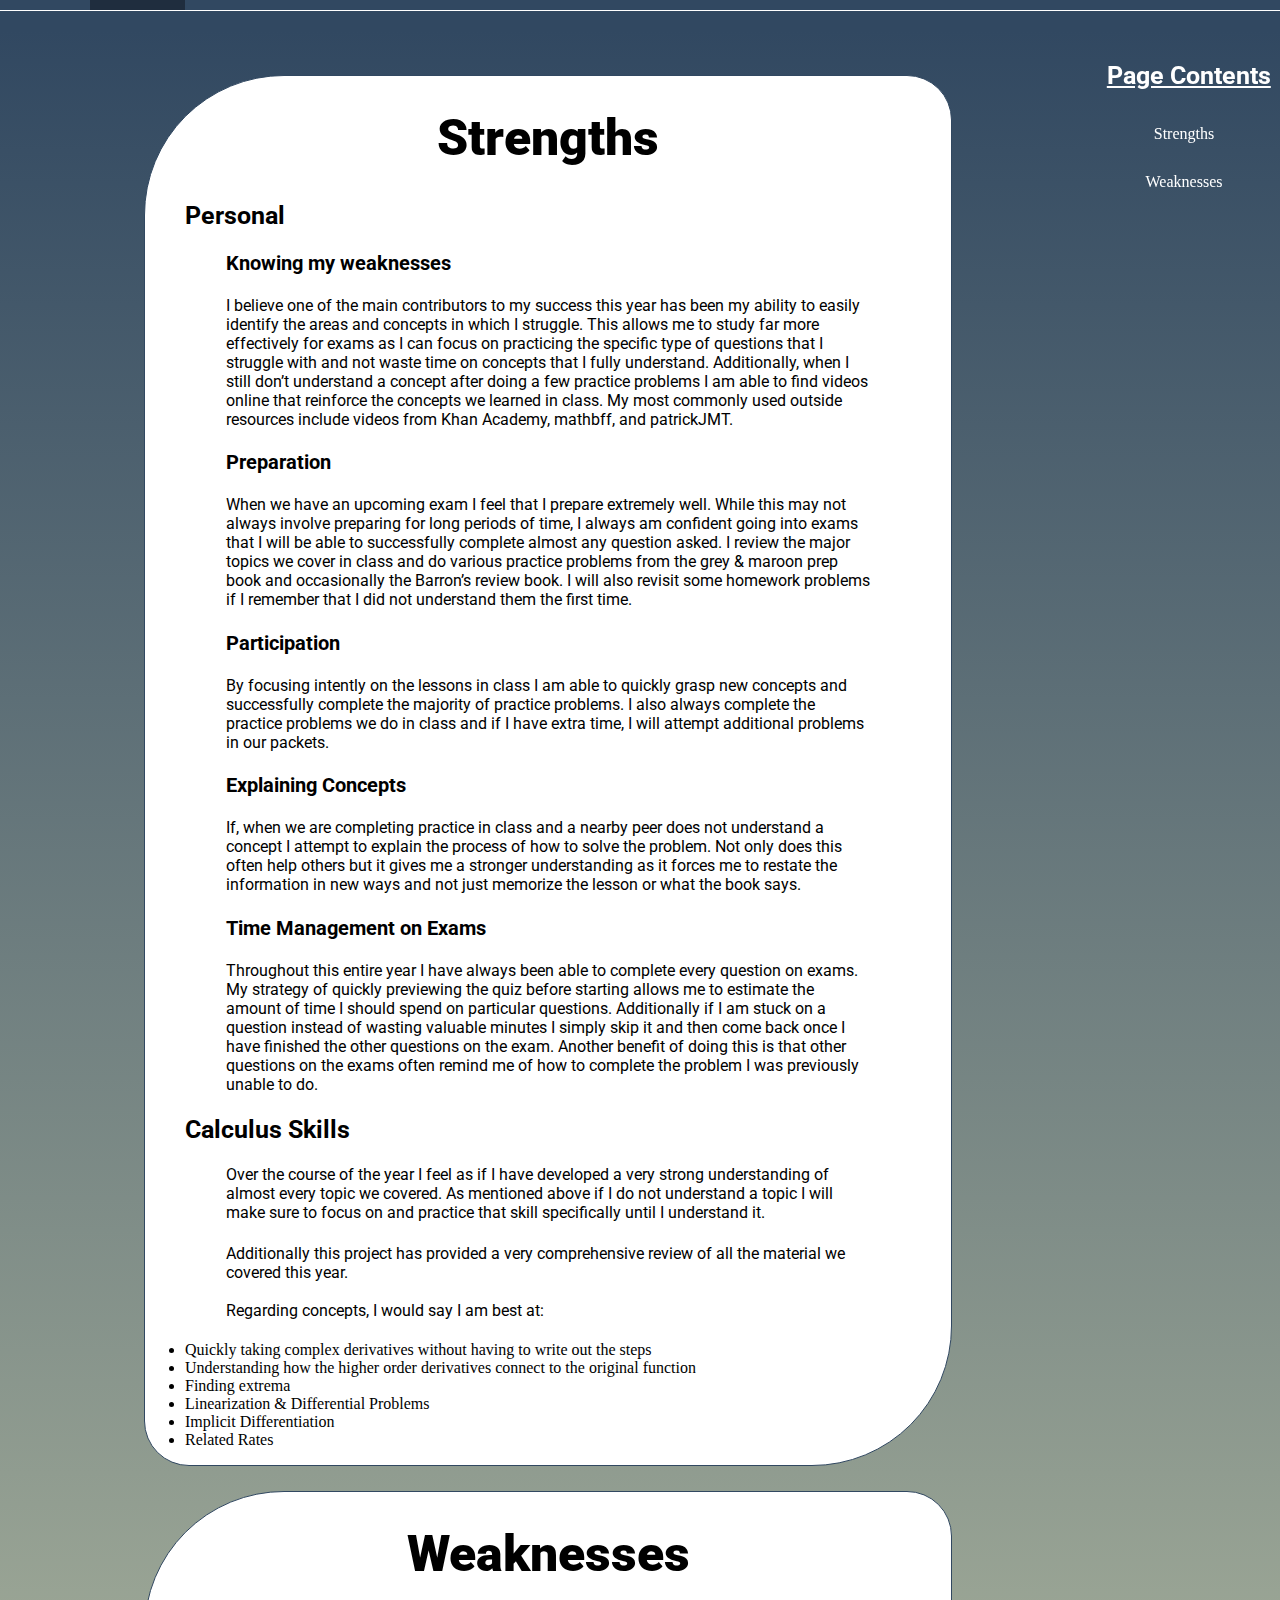
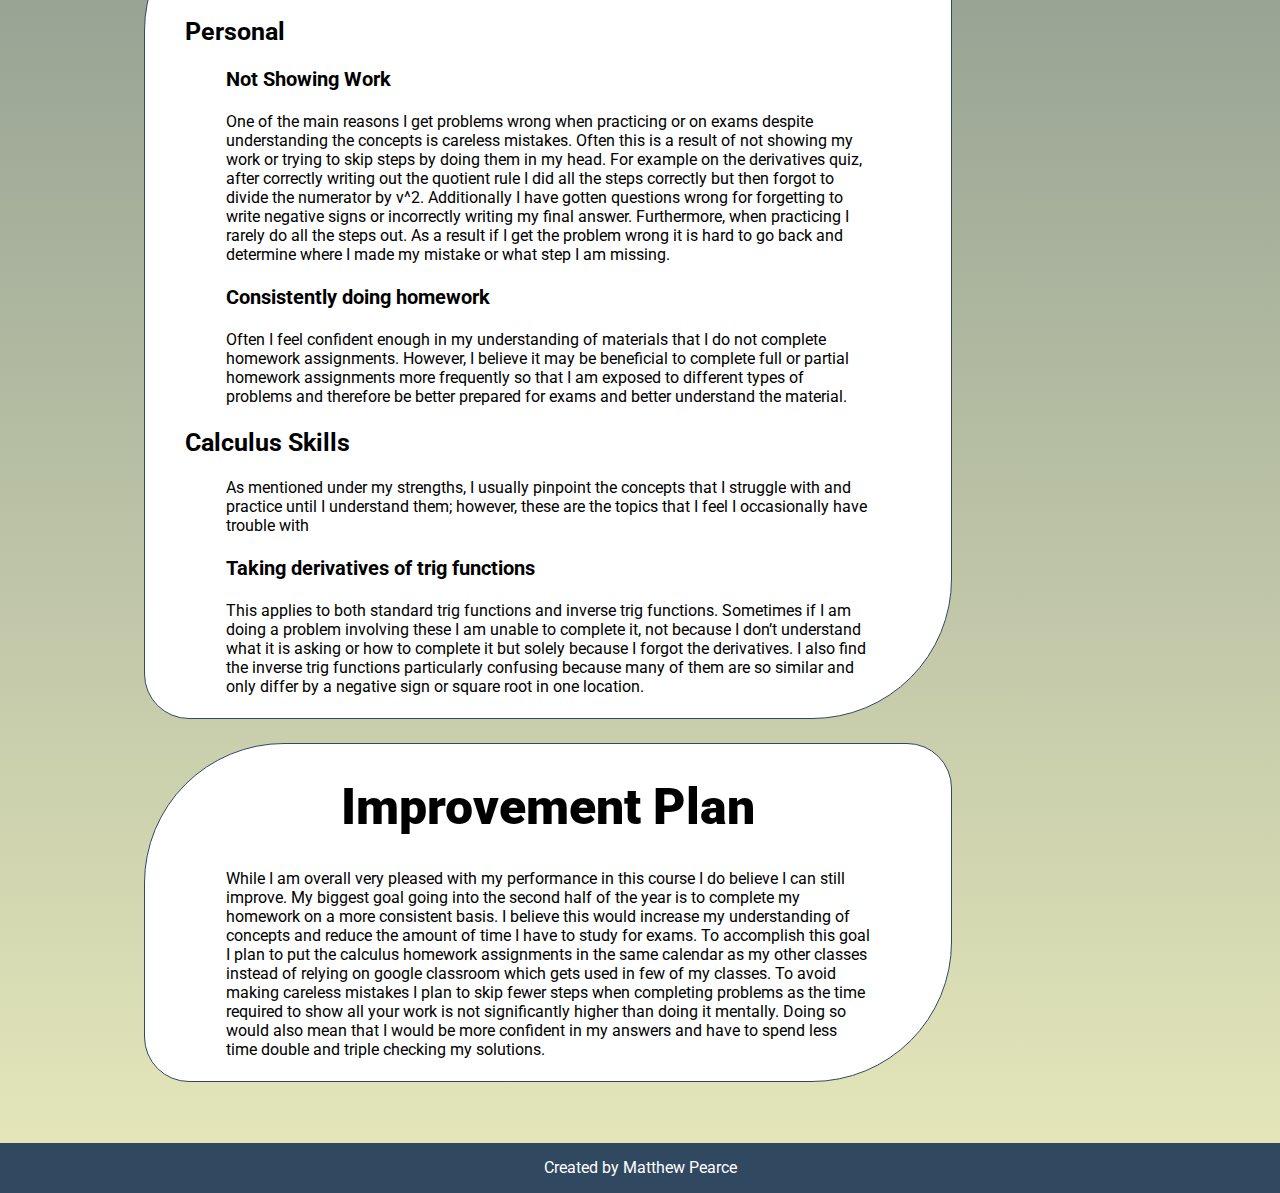
<file: me.html>
<!DOCTYPE html>
<html>
<head>
    <title>86 Days of Calculus</title>
    <link rel="stylesheet" type="text/css" href="maincss.css"</link>
        <link href='https://fonts.googleapis.com/css?family=Roboto' rel='stylesheet' type='text/css'> 
    
    <script src="https://www.desmos.com/api/v0.4/calculator.js?apiKey=dcb31709b452b1cf9dc26972add0fda6">        </script>
    <script src="https://ajax.googleapis.com/ajax/libs/jquery/1.11.3/jquery.min.js"></script>
 
</head>
<body>

<ul id = "tnavbar">
  <li id = "tnavbarli"><a href="index.html">Concepts</a></li>
  <li id = "tnavbarli"><a class="active" href="me.html">About Me</a></li>
</ul>
    
<ul id = "snavbar">
  <li><h2 id = "jumptext"><u>Page Contents</u></h2></li>
    <li id = "snavbarli"><a href="#strengths">Strengths</a></li>
  <li id = "snavbarli"><a href="#weaknesses">Weaknesses</a></li>
  <li id = "snavbarli"><a href="#improvement">Improvement Plan</a></li>
    </ul> 
    
    <div id = "grad1">
        
         <progress value="0" id="progressBar">
            <div class="progress-container">
        <span class="progress-bar"></span>
        </div>
            </progress>
    <A Name="strengths">
<div id = "homediv">

        <div id = "mainbodycontent">
        
        <h1>Strengths</h1>
        
        <h2>Personal</h2>
        <h3>Knowing my weaknesses</h3>
        <h4>I believe one of the main contributors to my success this year has been my ability to easily identify the areas and concepts in which I struggle. This allows me to study far more effectively for exams as I can focus on practicing the specific type of questions that I struggle with and not waste time on concepts that I fully understand. Additionally, when I still don’t understand a concept after doing a few practice problems I am able to find videos online that reinforce the concepts we learned in class. My most commonly used outside resources include videos from Khan Academy, mathbff, and patrickJMT.</h4>
            
            <h3>Preparation</h3>
        <h4>When we have an upcoming exam I feel that I prepare extremely well. While this may not always involve preparing for long periods of time, I always am confident going into exams that I will be able to successfully complete almost any question asked. I review the major topics we cover in class and do various practice problems from the grey & maroon prep book and occasionally the Barron’s review book. I will also revisit some homework problems if I remember that I did not understand them the first time. </h4>
            
            
            <h3>Participation</h3>
        <h4>By focusing intently on the lessons in class I am able to quickly grasp new concepts and successfully complete the majority of practice problems. I also always complete the practice problems we do in class and if I have extra time, I will attempt additional problems in our packets. </h4>
            
            
            <h3>Explaining Concepts</h3>
        <h4>If, when we are completing practice in class and a nearby peer does not understand a concept I attempt to explain the process of how to solve the problem. Not only does this often help others but it gives me a stronger understanding as it forces me to restate the information in new ways and not just memorize the lesson or what the book says. </h4>
            
            
            <h3>Time Management on Exams</h3>
        <h4>Throughout this entire year I have always been able to complete every question on exams. My strategy of quickly previewing the quiz before starting allows me to estimate the amount of time I should spend on particular questions. Additionally if I am stuck on a question instead of wasting valuable minutes I simply skip it and then come back once I have finished the other questions on the exam. Another benefit of doing this is that other questions on the exams often remind me of how to complete the problem I was previously unable to do. </h4>
            
        
        <h2>Calculus Skills</h2>
        <h4>Over the course of the year I feel as if I have developed a very strong understanding of almost every topic we covered. As mentioned above if I do not understand a topic I will make sure to focus on and practice that skill specifically until I understand it. </h4>
            <h4>Additionally this project has provided a very comprehensive review of all the material we covered this year. <br></br>Regarding concepts, I would say I am best at:</h4>
    <ul>
        <li>Quickly taking complex derivatives without having to write out the steps</li>
        <li>Understanding how the higher order derivatives connect to the original function</li>
        <li>Finding extrema</li>
        <li>Linearization &amp; Differential Problems</li>
        <li>Implicit Differentiation</li>
        <A Name="weaknesses"> 
        <li>Related Rates</li>
        
    
    </ul>
        
            
           
        </div>
   
     
    <div = id = "mainbodycontent">
        <h1>Weaknesses</h1>
        
              <h2>Personal</h2>
        <h3>Not Showing Work</h3>
        <h4>One of the main reasons I get problems wrong when practicing or on exams despite understanding the concepts is careless mistakes. Often this is a result of not showing my work or trying to skip steps by doing them in my head. For example on the derivatives quiz, after correctly writing out the quotient rule I did all the steps correctly but then forgot to divide the numerator by v^2. Additionally I have gotten questions wrong for forgetting to write negative signs or incorrectly writing my final answer. Furthermore, when practicing I rarely do all the steps out. As a result if I get the problem wrong it is hard to go back and determine where I made my mistake or what step I am missing. </h4>
        
        <h3>Consistently doing homework</h3>
        <h4>Often I feel confident enough in my understanding of materials that I do not complete homework assignments. However, I believe it may be beneficial to complete full or partial homework assignments more frequently so that I am exposed to different types of problems and therefore be better prepared for exams and better understand the material. </h4>
        
        <h3></h3>
        <h4></h4>
        <h2>Calculus Skills</h2>
        <h4>As mentioned under my strengths, I usually pinpoint the concepts that I struggle with and practice until I understand them; however, these are the topics that I feel I occasionally have trouble with</h4>
        
        <h3>Taking derivatives of trig functions</h3>
        <h4>This applies to both standard trig functions and inverse trig functions. Sometimes if I am doing a problem involving these I am unable to complete it, not because I don’t understand what it is asking or how to complete it but solely because I forgot the derivatives. I also find the inverse trig functions particularly confusing because many of them are so similar and only differ by a negative sign or square root in one location.</h4>
        
         <A Name="improvement">
    
    </div>
        
        <div = id = "mainbodycontent">
            
        <h1>Improvement Plan</h1>
        <h4>While I am overall very pleased with my performance in this course I do believe I can still improve. My biggest goal going into the second half of the year is to complete my homework on a more consistent basis. I believe this would increase my understanding of concepts and reduce the amount of time I have to study for exams. To accomplish this goal I plan to put the calculus homework assignments in the same calendar as my other classes instead of relying on google classroom which gets used in few of my classes. To avoid making careless mistakes I plan to skip fewer steps when completing problems as the time required to show all your work is not significantly higher than doing it mentally. Doing so would also mean that I would be more confident in my answers and have to spend less time double and triple checking my solutions. </h4>
            
    </div>
    </div>
            <div id = "infobar">
    <p id = "infotext">Created by Matthew Pearce</p>
    </div>
    </div>
    
</html>
        
             <!-- start jquery-->
    <script>
    $(document).ready(function(){
   
    /*$('body').css('opacity', '0').fadeTo(1000, 1,'swing'); 
   

         $("#mainbodycontent")
    .css("margin-left",-$(this).width())
    .animate({
        marginLeft:'0%'
    }, 0);
        
           $("#mainbodycontent")
    .css("margin-left",-$(this).width())
    .animate({
        marginLeft:'10%'
    }, 2500);
        ////*/
        
       
        $('#tnavbar').hide();
        $('#tnavbar').slideDown(2500);
         
        $('#snavbar').hide();
        $('#snavbar').slideDown(2500);
        
       $('a[href*=#]').click(function() {
    if (location.pathname.replace(/^\//,'') == this.pathname.replace(/^\//,'')
    && location.hostname == this.hostname) {
      var $target = $(this.hash);
      $target = $target.length && $target
      || $('[name=' + this.hash.slice(1) +']');
      if ($target.length) {
        var targetOffset = $target.offset().top;
        $('html,body')
        .animate({scrollTop: targetOffset}, 1000);
       return false;
      }
    }
  });
	
});
        </script>
        
        <!-- end jquery -->
        <script>
        
        $(document).ready(function(){
                var getMax = function(){
        return $(document).height() - $(window).height();
    }
    
    var getValue = function(){
        return $(window).scrollTop();
    }
    
    if('max' in document.createElement('progress')){
        // Browser supports progress element
        var progressBar = $('progress');
        
        // Set the Max attr for the first time
        progressBar.attr({ max: getMax() });

        $(document).on('scroll', function(){
            // On scroll only Value attr needs to be calculated
            progressBar.attr({ value: getValue() });
        });
      
        $(window).resize(function(){
            // On resize, both Max/Value attr needs to be calculated
            progressBar.attr({ max: getMax(), value: getValue() });
        });   
    }
    else {
        var progressBar = $('.progress-bar'), 
            max = getMax(), 
            value, width;
        
        var getWidth = function(){
            // Calculate width in percentage
            value = getValue();            
            width = (value/max) * 100;
            width = width + '%';
            return width;
        }
        
        var setWidth = function(){
            progressBar.css({ width: getWidth() });
        }
        
        $(document).on('scroll', setWidth);
        $(window).on('resize', function(){
            // Need to reset the Max attr
            max = getMax();
            setWidth();
        });
    }
});
  $('#flat').addClass("active");
  $('#progressBar').addClass('flat');
    
$(document).ready(function(){
  
  $(document).on('scroll', function(){

      maxAttr = $('#progressBar').attr('max');
      valueAttr = $('#progressBar').attr('value');
      percentage = (valueAttr/maxAttr) * 100;
      
      if(percentage<49){
        document.styleSheets[0].addRule('.semantic', 'color: green');
        document.styleSheets[0].addRule('.semantic::-webkit-progress-value', 'background-color:                     rgb(50,120,220)');
        document.styleSheets[0].addRule('.semantic::-moz-progress-bar', 'background-color: rgb(50,120,220)');
      }
      else if(percentage<98){
        document.styleSheets[0].addRule('.semantic', 'color: orange');
        document.styleSheets[0].addRule('.semantic::-webkit-progress-value', 'background-color: orange');
        document.styleSheets[0].addRule('.semantic::-moz-progress-bar', 'background-color: orange');
      }
      else {
        document.styleSheets[0].addRule('.semantic', 'color: green');
        document.styleSheets[0].addRule('.semantic::-webkit-progress-value', 'background-color: green');
        document.styleSheets[0].addRule('.semantic::-moz-progress-bar', 'background-color: green');
      }      
  });
  
});
            </script>
</file>
<file: maincss.css>
/* */
body {
    margin:0;
   background-color: #314861; /* makes initial page load color before fade in */   
}
#grad1 {
    
   height: 100%;
    background: #466368;
  background: -webkit-linear-gradient( #314861, #E7E9BB);
  background:    -moz-linear-gradient( #314861, #E7E9BB);
  background:         linear-gradient( #314861, #E7E9BB);
}

/* Top Navigation Bar*/
#tnavbar {
    list-style-type: none;
    margin: 0;
    padding: 0;
    overflow: hidden;
    background-color: #314861;
    position: fixed;
    top: 0;
    width: 100%;
    border-bottom: 1px solid white;
    z-index: 10;
}

#tnavbarli {
    float: left;
}

/* End top navigation bar */

/* List item formatting and colors for nav bars*/
li a {
    display: block;  
    color: white;
    text-align: center;
    padding: 15px;
    text-decoration: none;
    font-family: Arial Black
}

li a:hover:not(.active) {
    background-color: #111;
}

.active {
    background-color: #1F2D3E;
}
/* */
  
/*Side Page content navigation bar */
#snavbar {
    list-style-type: none;
    padding: 0 ;
    width: 15%;
    <!--background-color: #314861;-->
    background-color: RGBA(255,255,255,200);
    position: fixed;
    right: 0px;
    top: 37px;
    height: 100%;
    overflow: auto;
    font-family: 'Roboto', sans-serif;
    
}

#jumptext{
    font-size: 25;
    color: white;
    text-align: center;
}
/*end */

#homediv{
    padding: 20px;
    margin-top: 30px;
    height: 100%;

}

/*bar at the bottom*/
#infobar{

    bottom: 0;
    height: 50px;
    width: 100%;
    background-color: #314861;
    font-family: 'Roboto', sans-serif;
    color: white;
}
#infotext{
   text-align:  center;
    padding-top: 15px;
}
/* */

/* the main divs*/
#mainbodycontent{
    width: 65%;
    margin-left: 10%;
    margin-top:2%;
    margin-bottom: 2%;
    margin-right: 10%;
    background-color: rgb(255,255,255);
    border-radius:  140px 45px;
    border: 1.5px solid #314861
}

strong{
    font-size: 19px;
    font-weight: 900;
}
figcaption{
    margin-left: 15%;
    margin-right: auto;
    display: block;
}
hr{
    width: 75%;
    color: black;
}
h4{
    margin-left: 10%;
    margin-right: 10%;
   font-family: 'Roboto', sans-serif;
    
    font-weight: normal;  
    
}

h1{
    text-align: center;
    font-size: 50px;
    font-family: 'Roboto', sans-serif;
    font-weight: 900;
    
}
h2{
    text-align: left;
    margin-left: 5%;
    font-size: 25px;
    font-family: 'Roboto', sans-serif;
}
h3{
    text-align: left;
    margin-left: 10%;
    margin-right: 10%;
    font-size: 20px;
    font-family: 'Roboto', sans-serif;

}
h5{
    
}
#mainbodycontentimg{
    margin-left: auto;
    margin-right: auto;
}
.centerimage{
    margin-left: auto;
    margin-right:auto;
    display: block;
}

#calculator1{
    margin-right: auto;
    margin-left: auto;
    width: 90%;
    height: 500px;
}
#calculator2{
    margin-right: auto;
    margin-left: auto;
    width: 90%;
    height: 500px;
}



/* organge read percent*/
progress {
  /* Positioning */
  position: fixed;
  left: 0;
  top: 0;
    z-index: 11;


  /* Dimensions */
  width: 100%;
  height: 3px;

  /* Reset the apperance */  
  -webkit-appearance: none;
     -moz-appearance: none;
          appearance: none;

  /* Get rid of the default border in Firefox/Opera. */
  border: none;

  /* For Firefox/IE10+ */
  background-color: transparent;

  /* For IE10+, color of the progress bar */
  color: #FBB917;
}

progress::-webkit-progress-bar {
  background-color: transparent;
}

.flat::-webkit-progress-value {
  background-color: #FBB917;
}

.flat::-moz-progress-bar {
  background-color: #FBB917;
}

.progress-container {
  width: 100%;
  background-color: transparent;
  position: fixed;
  top: 0;
  left: 0;
  height: .25em;
  display: block;
}

.progress-bar {
  background-color: #FBB917;
  width: 50%;
  display: block;
  height: inherit;
}
/*  */
</file>
